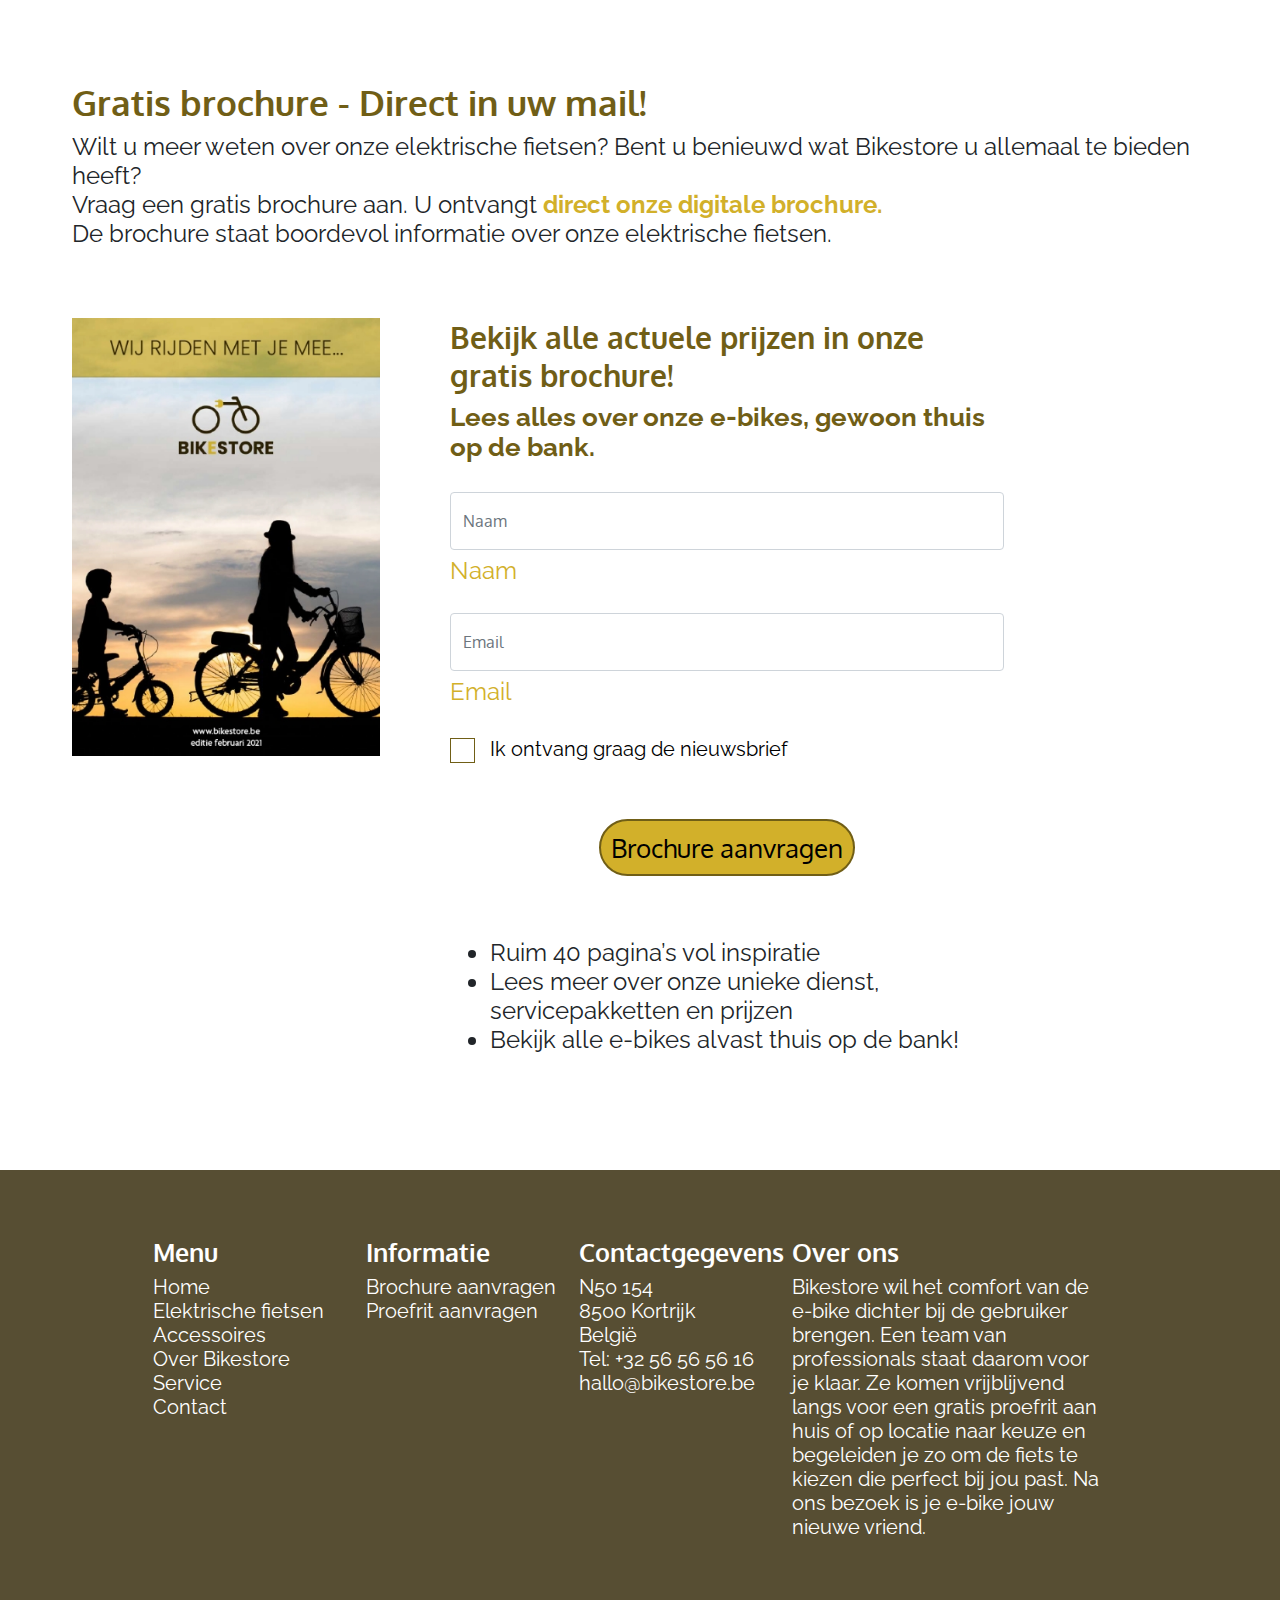
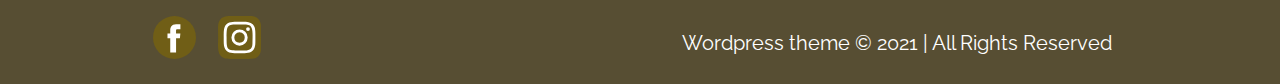
<file: brochureAanvragen.html>
<!DOCTYPE html>
<html lang="en">

<head>
    <title>Brochure aanvragen</title>
    <!-- Required meta tags -->
    <meta charset="utf-8" />
    <meta name="viewport" content="width=device-width, initial-scale=1, shrink-to-fit=no" />
    <!-- Bootstrap CSS -->
    <link rel="stylesheet" href="https://stackpath.bootstrapcdn.com/bootstrap/4.3.1/css/bootstrap.min.css"
        integrity="sha384-ggOyR0iXCbMQv3Xipma34MD+dH/1fQ784/j6cY/iJTQUOhcWr7x9JvoRxT2MZw1T" crossorigin="anonymous" />
    <!-- CSS only -->
    <link href="https://cdn.jsdelivr.net/npm/bootstrap@5.0.0-beta2/dist/css/bootstrap.min.css" rel="stylesheet"
        integrity="sha384-BmbxuPwQa2lc/FVzBcNJ7UAyJxM6wuqIj61tLrc4wSX0szH/Ev+nYRRuWlolflfl" crossorigin="anonymous" />
    <link href="scss/screen.css" rel="stylesheet" type="text/css" />
</head>

<body>
    <main>
        <div class="container">
            <div class="c-folder">
                <div class="c-folder__info row justify-content-left ">
                    <h1 class="c-folder__info-title col-lg-12 col-md-12 col-sm-12 col-xs-12 ">Gratis brochure - Direct
                        in uw
                        mail!</h1>
                    <p class="c-folder__info-text col-lg-12 col-md-12 col-sm-12">
                        Wilt u meer weten over onze elektrische fietsen? Bent u benieuwd wat Bikestore u allemaal te
                        bieden
                        heeft?
                        </br>
                        Vraag een gratis brochure aan. U ontvangt
                        <strong class="c-folder__info-text-strong">direct onze digitale brochure.</strong>
                        </br>
                        De brochure staat boordevol informatie over onze elektrische fietsen.
                    </p>
                </div>
                <div class="c-folder__aanvraag row justify-content-left">
                    <div class="c-folder__aanvraag-foto col-xl-4 col-lg-12 col-md-12 col-sm-12">
                        <img class="c-folder__aanvraag-foto-brochure" src="img/image-brochure.jpg" alt="foto brochure">
                    </div>
                    <div class="c-folder__aanvraag-formulier col-xl-6 col-lg-12 col-md-12 col-sm-12">
                        <h2 class="c-folder__aanvraag-formulier-title">Bekijk alle actuele prijzen in onze gratis
                            brochure!</h2>
                        <h3 class="c-folder__aanvraag-formulier-subtitle">Lees alles over onze e-bikes, gewoon thuis op
                            de bank.</h3>
                        <form class="c-folder__aanvraag-form" action="">

                            <div class="form-floating mb-3">
                                <input type="text" class="form-control box" placeholder="Naam" />
                                <label for="floatingInput">Naam</label>
                            </div>

                            <div class="form-floating mb-3">
                                <input type="email" class="form-control box" placeholder="Email" />
                                <label for="floatingInput">Email</label>
                            </div>
                            <label class="c-filter-container">Ik ontvang graag de nieuwsbrief
                                <input type="checkbox" id="brinckers" name="brinckers" value="brinckers">
                                <span class="c-filter-container__checkmark"></span>
                            </label>
                            <div class="text-center">
                                <a class="c-folder__aanvraag-form-link" href="#">
                                    <button class="o-button c-folder__aanvraag-form-button">
                                        Brochure aanvragen
                                    </button>
                            </div>
                        </form>

                        </a>
                        <ul class="c-folder__aanvraag-info">
                            <li class="c-folder__aanvraag-info-item">Ruim 40 pagina’s vol inspiratie </li>
                            <li class="c-folder__aanvraag-info-item">Lees meer over onze unieke dienst, servicepakketten
                                en prijzen
                            </li>
                            <li class="c-folder__aanvraag-info-item">Bekijk alle e-bikes alvast thuis op de bank!
                            </li>
                        </ul>
                    </div>
                </div>
            </div>
        </div>
    </main>

    <footer class="c-footer">
        <div class="c-footer__row1 row justify-content-center">
            <div class="c-footer__menu col-2 col-xl-2 col-lg-5 col-md-5 col-sm-10">
                <h1 class="c-footer__title">Menu</h1>
                <ul class="c-footer__menu-list">
                    <li class="c-footer__menu-item">Home</li>
                    <li class="c-footer__menu-item">Elektrische fietsen</li>
                    <li class="c-footer__menu-item">Accessoires</li>
                    <li class="c-footer__menu-item">Over Bikestore</li>
                    <li class="c-footer__menu-item">Service</li>
                    <li class="c-footer__menu-item">Contact</li>
                </ul>
            </div>

            <div class="c-footer__informatie col-2 col-xl-2 col-lg-5 col-md-5 col-sm-10 ">
                <h1 class="c-footer__title">Informatie</h1>
                <div class="c-footer__informatie-links">
                    <a class="c-footer__informatie-link" href=""> Brochure aanvragen</a>
                    <a class="c-footer__informatie-link" href=""> Proefrit aanvragen</a>
                </div>
            </div>
            <div class="c-footer__contact col-2 col-xl-2 col-lg-5 col-md-5 col-sm-10 ">
                <h1 class="c-footer__title">Contactgegevens</h1>
                <div class="c-footer__contact-adres">
                    <p>N50 154</p>
                    <p>8500 Kortrijk</p>
                    <p>België</p>
                </div>
                <div class="c-footer__contact-gegevens">
                    <p>Tel: +32 56 56 56 16</p>
                    <p>hallo@bikestore.be</p>
                </div>
            </div>

            <div class="c-footer__overons col-3 col-xl-3 col-lg-5 col-md-5 col-sm-10">
                <h1 class="c-footer__title">Over ons</h1>
                <p>
                    Bikestore wil het comfort van de e-bike dichter bij de gebruiker
                    brengen. Een team van professionals staat daarom voor je klaar. Ze
                    komen vrijblijvend langs voor een gratis proefrit aan huis of op
                    locatie naar keuze en begeleiden je zo om de fiets te kiezen die
                    perfect bij jou past. Na ons bezoek is je e-bike jouw nieuwe
                    vriend.
                </p>
            </div>
        </div>
        <div class="c-footer__row2 row justify-content-center">
            <div class="c-footer__icon col-xl-3 col-lg-4 col-md-4 col-sm-10 ">
                <img class="c-footer__icon-facebook" src="icons/facebook_design.svg" alt="Facebook" />
                <img class="c-footer__icon-instagram" src="icons/instagram_design.svg" alt="Instagram" />
            </div>
            <div class="c-footer__copyright col-lg-6 col-md-6 col-sm-10">
                <p class="c-footer__copyright-text">
                    Wordpress theme &copy; 2021 | All Rights Reserved
                </p>
            </div>
        </div>
    </footer>

    <!-- Optional JavaScript -->
    <!-- jQuery first, then Popper.js, then Bootstrap JS -->
    <script src="https://code.jquery.com/jquery-3.3.1.slim.min.js"
        integrity="sha384-q8i/X+965DzO0rT7abK41JStQIAqVgRVzpbzo5smXKp4YfRvH+8abtTE1Pi6jizo"
        crossorigin="anonymous"></script>
    <script src="https://cdnjs.cloudflare.com/ajax/libs/popper.js/1.14.7/umd/popper.min.js"
        integrity="sha384-UO2eT0CpHqdSJQ6hJty5KVphtPhzWj9WO1clHTMGa3JDZwrnQq4sF86dIHNDz0W1"
        crossorigin="anonymous"></script>
    <script src="https://stackpath.bootstrapcdn.com/bootstrap/4.3.1/js/bootstrap.min.js"
        integrity="sha384-JjSmVgyd0p3pXB1rRibZUAYoIIy6OrQ6VrjIEaFf/nJGzIxFDsf4x0xIM+B07jRM"
        crossorigin="anonymous"></script>
</body>

</html>
</file>
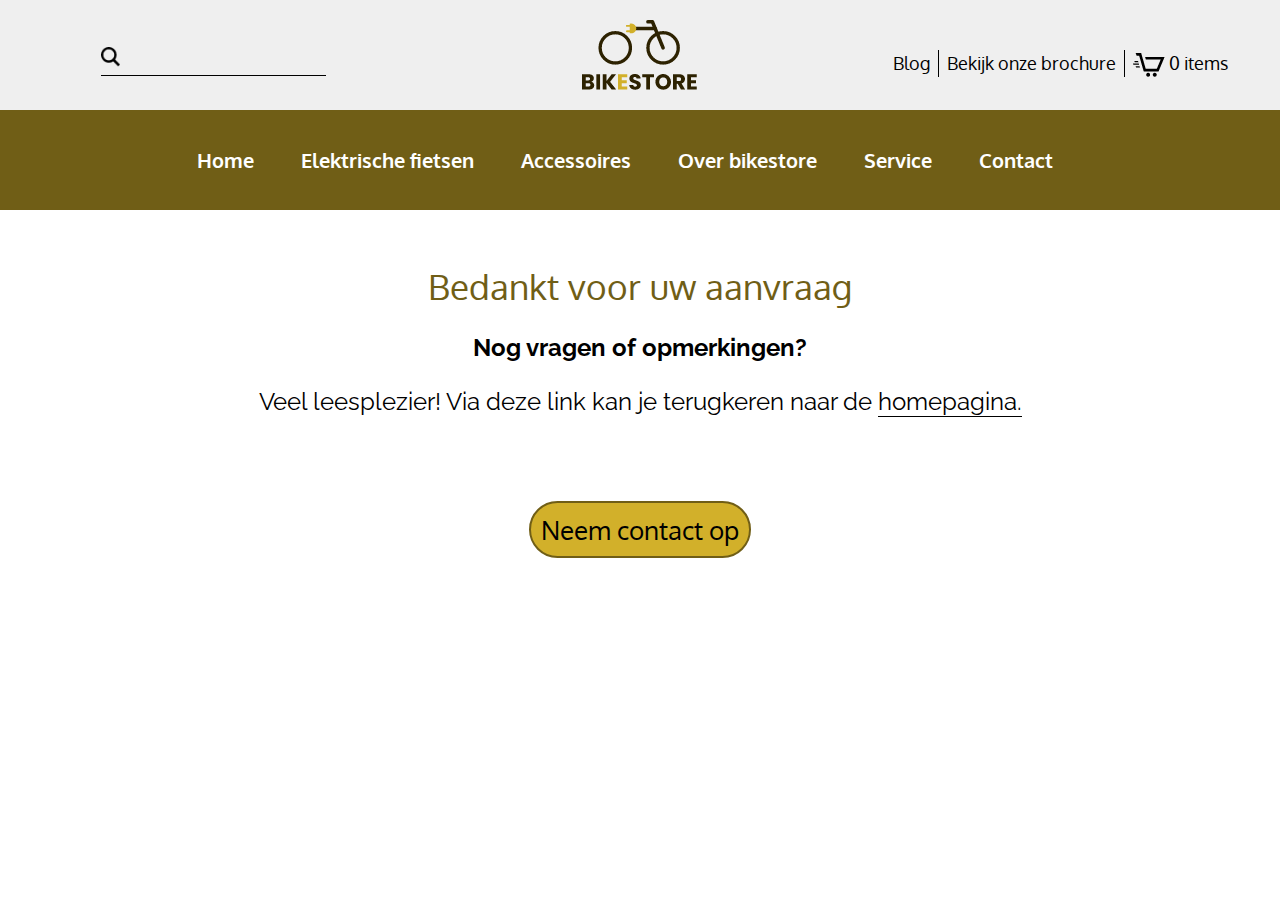
<file: brochureBedankt.html>
<!doctype html>
<html lang="en">
  <head>
    <title>Bedankt</title>
    <!-- Required meta tags -->
    <meta charset="utf-8">
    <meta name="viewport" content="width=device-width, initial-scale=1, shrink-to-fit=no">

    <!-- Bootstrap CSS -->
    <link
    rel="stylesheet"
    href="https://stackpath.bootstrapcdn.com/bootstrap/4.3.1/css/bootstrap.min.css"
    integrity="sha384-ggOyR0iXCbMQv3Xipma34MD+dH/1fQ784/j6cY/iJTQUOhcWr7x9JvoRxT2MZw1T"
    crossorigin="anonymous"
    />
    <!-- CSS only -->
    <link
    href="https://cdn.jsdelivr.net/npm/bootstrap@5.0.0-beta2/dist/css/bootstrap.min.css"
    rel="stylesheet"
    integrity="sha384-BmbxuPwQa2lc/FVzBcNJ7UAyJxM6wuqIj61tLrc4wSX0szH/Ev+nYRRuWlolflfl"
    crossorigin="anonymous"
    />

    <link rel="stylesheet" href="scss/screen.css">

  </head>
  <body>

    <header>

        <div class="container-fluid">
          <div class="row top-nav">
              <div class="c-zoek col-xl-4 col-lg-4 col-md-6 order-xl-1 order-lg-1 order-md-2 order-sm-3 order-3">
                  <div class="c-zoek__balk">
                      <div class="c-topnav">
                          <div class="search-container">
                              <form action="#">
                                <input class="c-topnav__input" type="text"  name="search">
                                <button class="c-topnav__button" type="submit"><img src="img-icons/zoek-icon.png"></img></button>
                              </form>
                            </div>
                      </div>
                  </div>
              </div>
  
              <div class="c-logo col-xl-4 col-lg-3 col-md-12 order-xl-2 order-lg-2 order-md-1 order-sm-1 order-1">
                  <div>
                     <a href="#"><img src="./img-icons/logo.png" alt=""></a>
                  </div>
              </div>
  
              <div class="c-toplist col-xl-4 col-lg-5 col-md-6 order-xl-3 order-lg-3 order-md-3 order-sm-2 order-2">
                <ul class="c-topnavigation">
                  <li class="c-topnavigation__line"><a href="#">Blog</a></li>
                  <li class="c-topnavigation__line"><a href="#">Bekijk onze brochure</a></li>
                  <li><a href="#"><img src="./icons/winkelmand-icoon.png" alt="winkelmandje">&nbsp;0 items</a></li>
                </ul>
              </div>
  
          </div>
        </div>
  
        <nav class="navbar navbar-expand-lg navbar-light bg-light">
          <button class="navbar-toggler" type="button" data-toggle="collapse" data-target="#navbarNav" aria-controls="navbarNav" aria-expanded="false" aria-label="Toggle navigation">
            <span class="navbar-toggler-icon"></span>
          </button>
          <div class="collapse navbar-collapse" id="navbarNav">
            <ul class="navbar-nav">
              <li class="nav-item">
                <a class="nav-link active" aria-current="page" href="index.html">Home</a>
              </li>
              <li class="nav-item">
                <a class="nav-link" href="#">Elektrische fietsen</a>
              </li>
              <li class="nav-item">
                <a class="nav-link" href="#">Accessoires</a>
              </li>
              <li class="nav-item">
                <a class="nav-link" href="#">Over bikestore</a>
              </li>
              <li class="nav-item">
                <a class="nav-link" href="#">Service</a>
              </li>
              <li class="nav-item">
                <a class="nav-link" href="#">Contact</a>  
              </li>
            </ul>
          </div>
        </nav>
  
      </header>
  <section class="container-fluid c-bedankt">
    <h2 class="text-center">Bedankt voor uw aanvraag</h2>
    <p class="text-center c-bedankt__p">Nog vragen of opmerkingen?</p>
    <p class="text-center c-bedankt__p--margin">Veel leesplezier! Via deze link kan je terugkeren naar de <a href="index.html">homepagina.</a></p>
    <div class="text-center">
      <a class="c-folder__aanvraag-form-link" href="#">
        <button class="o-button c-folder__aanvraag-form-button">
            Neem contact op
        </button>
    </a>
    </div>
  </section>
     <!-- Optional JavaScript -->
    <!-- jQuery first, then Popper.js, then Bootstrap JS -->
    <script
    src="https://code.jquery.com/jquery-3.3.1.slim.min.js"
    integrity="sha384-q8i/X+965DzO0rT7abK41JStQIAqVgRVzpbzo5smXKp4YfRvH+8abtTE1Pi6jizo"
    crossorigin="anonymous"
  ></script>
  <script
    src="https://cdnjs.cloudflare.com/ajax/libs/popper.js/1.14.7/umd/popper.min.js"
    integrity="sha384-UO2eT0CpHqdSJQ6hJty5KVphtPhzWj9WO1clHTMGa3JDZwrnQq4sF86dIHNDz0W1"
    crossorigin="anonymous"
  ></script>
  <script
    src="https://stackpath.bootstrapcdn.com/bootstrap/4.3.1/js/bootstrap.min.js"
    integrity="sha384-JjSmVgyd0p3pXB1rRibZUAYoIIy6OrQ6VrjIEaFf/nJGzIxFDsf4x0xIM+B07jRM"
    crossorigin="anonymous"
  ></script>
  <!-- JavaScript Bundle with Popper -->
  <script
    src="https://cdn.jsdelivr.net/npm/bootstrap@5.0.0-beta2/dist/js/bootstrap.bundle.min.js"
    integrity="sha384-b5kHyXgcpbZJO/tY9Ul7kGkf1S0CWuKcCD38l8YkeH8z8QjE0GmW1gYU5S9FOnJ0"
    crossorigin="anonymous"
  ></script>
  </body>
</html>
</file>
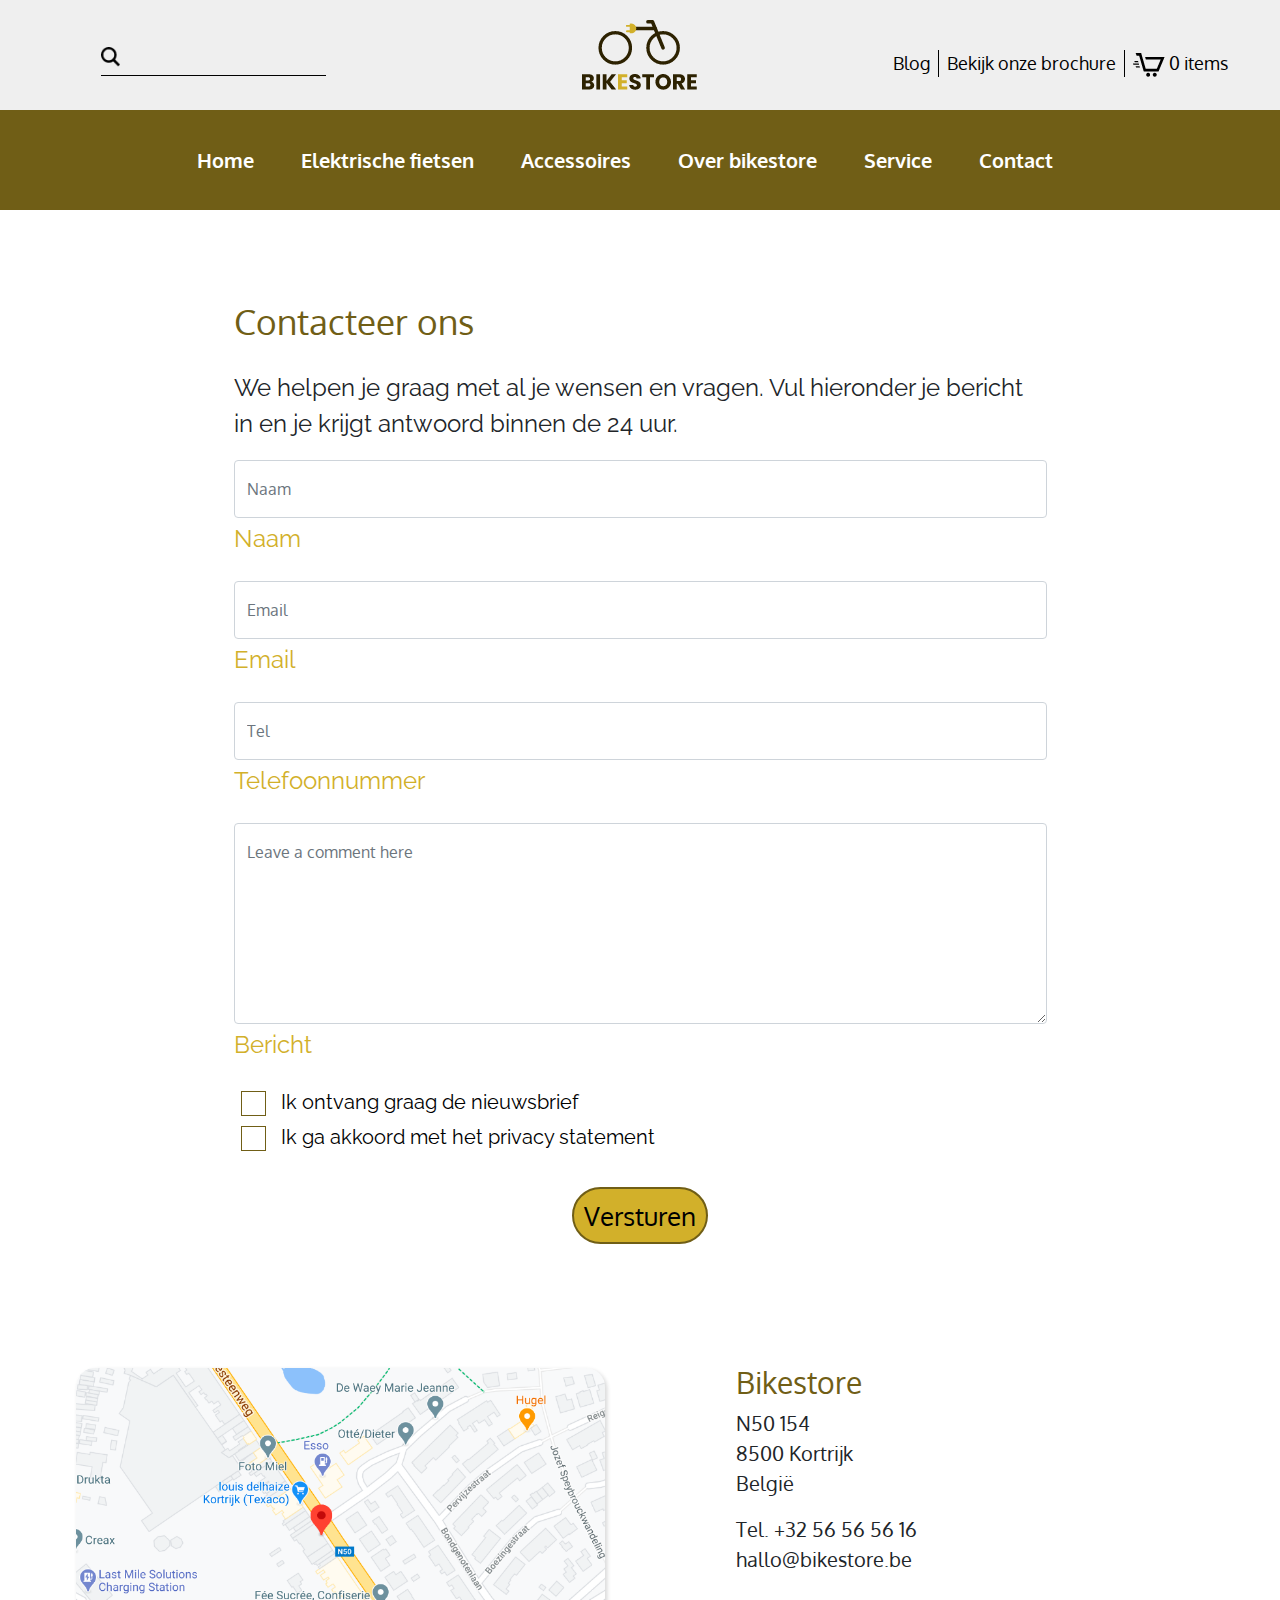
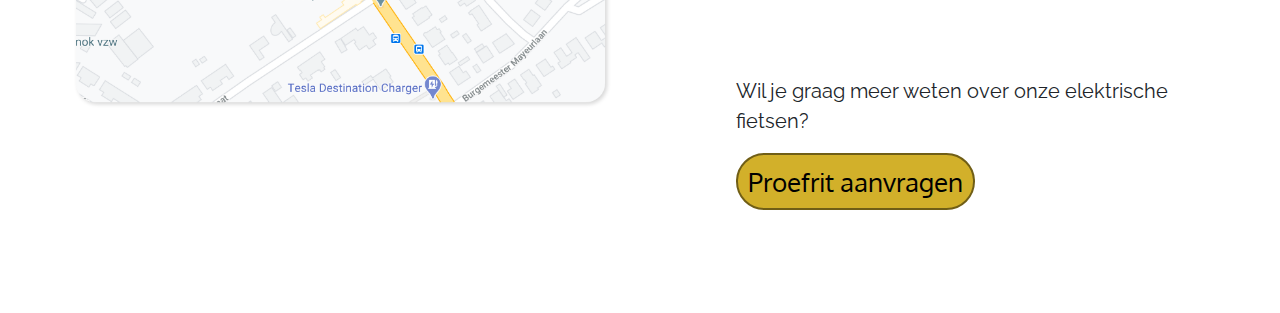
<file: contact.html>
<!doctype html>
<html lang="en">

<head>
  <title>Contact</title>
  <!-- Required meta tags -->
  <meta charset="utf-8">
  <meta name="viewport" content="width=device-width, initial-scale=1, shrink-to-fit=no">

  <!-- Bootstrap CSS -->
  <link rel="stylesheet" href="https://stackpath.bootstrapcdn.com/bootstrap/4.3.1/css/bootstrap.min.css"
    integrity="sha384-ggOyR0iXCbMQv3Xipma34MD+dH/1fQ784/j6cY/iJTQUOhcWr7x9JvoRxT2MZw1T" crossorigin="anonymous" />
  <!-- CSS only -->
  <link href="https://cdn.jsdelivr.net/npm/bootstrap@5.0.0-beta2/dist/css/bootstrap.min.css" rel="stylesheet"
    integrity="sha384-BmbxuPwQa2lc/FVzBcNJ7UAyJxM6wuqIj61tLrc4wSX0szH/Ev+nYRRuWlolflfl" crossorigin="anonymous" />

  <link href="scss/screen.css" rel="stylesheet" type="text/css" />


</head>

<body>

  <header>

    <div class="container-fluid">
      <div class="row top-nav">
        <div class="c-zoek col-xl-4 col-lg-4 col-md-6 order-xl-1 order-lg-1 order-md-2 order-sm-3 order-3">
          <div class="c-zoek__balk">
            <div class="c-topnav">
              <div class="search-container">
                <form action="#">
                  <input class="c-topnav__input" type="text" name="search">
                  <button class="c-topnav__button" type="submit"><img src="img-icons/zoek-icon.png"></img></button>
                </form>
              </div>
            </div>
          </div>
        </div>

        <div class="c-logo col-xl-4 col-lg-3 col-md-12 order-xl-2 order-lg-2 order-md-1 order-sm-1 order-1">
          <div>
            <a href="#"><img src="./img-icons/logo.png" alt=""></a>
          </div>
        </div>

        <div class="c-toplist col-xl-4 col-lg-5 col-md-6 order-xl-3 order-lg-3 order-md-3 order-sm-2 order-2">
          <ul class="c-topnavigation">
            <li class="c-topnavigation__line"><a href="#">Blog</a></li>
            <li class="c-topnavigation__line"><a href="#">Bekijk onze brochure</a></li>
            <li><a href="#"><img src="./icons/winkelmand-icoon.png" alt="winkelmandje">&nbsp;0 items</a></li>
          </ul>
        </div>

      </div>
    </div>

    <nav class="navbar navbar-expand-lg navbar-light bg-light">
      <button class="navbar-toggler" type="button" data-toggle="collapse" data-target="#navbarNav"
        aria-controls="navbarNav" aria-expanded="false" aria-label="Toggle navigation">
        <span class="navbar-toggler-icon"></span>
      </button>
      <div class="collapse navbar-collapse" id="navbarNav">
        <ul class="navbar-nav">
          <li class="nav-item">
            <a class="nav-link active" aria-current="page" href="#">Home</a>
          </li>
          <li class="nav-item">
            <a class="nav-link" href="#">Elektrische fietsen</a>
          </li>
          <li class="nav-item">
            <a class="nav-link" href="#">Accessoires</a>
          </li>
          <li class="nav-item">
            <a class="nav-link" href="#">Over bikestore</a>
          </li>
          <li class="nav-item">
            <a class="nav-link" href="#">Service</a>
          </li>
          <li class="nav-item">
            <a class="nav-link" href="#">Contact</a>
          </li>
        </ul>
      </div>
    </nav>

  </header>
  <main>
  <div class="c-contact container">
    <div class="c-contactform">
      <div class="c-formcontact">
        <h1 class="c-form__h1--contactpagina">Contacteer ons</h1>
        <p class="c-contactform__text">We helpen je graag met al je wensen en vragen. Vul hieronder je bericht in en je
          krijgt antwoord binnen de 24 uur.</p>
        <form action="">
          <div class="form-floating mb-3">
            <input type="text" class="form-control box" placeholder="Naam" />
            <label class="c-floatingcontact" for="floatingInput">Naam</label>
          </div>
          <div class="form-floating mb-3">
            <input type="email" class="form-control box" placeholder="Email" />
            <label class="c-floatingcontact" for="floatingInput">Email</label>
          </div>
          <div class="form-floating mb-3">
            <input type="tel" class="form-control box" placeholder="Tel" pattern="((^[+\s0-9]{2,6}[\s\./0-9]*$))" />
            <label class="c-floatingcontact" for="floatingInput">Telefoonnummer</label>
          </div>
          <div class="form-floating mb-3">
            <textarea class="form-control c-contactform__textarea box" placeholder="Leave a comment here"
              id="floatingTextarea2"></textarea>
            <label class="c-floatingcontact" for="floatingTextarea2">Bericht</label>
          </div>
          <div class="col-12">
            <label class="c-filter-container">Ik ontvang graag de nieuwsbrief
              <input type="checkbox" id="nieuwsbrief" name="nieuwsbrief" value="nieuwsbrief">
              <span class="c-filter-container__checkmark"></span>
            </label>
            <label class="c-filter-container">Ik ga akkoord met het privacy statement
              <input type="checkbox" id="privacy" name="privacy" value="privacy">
              <span class="c-filter-container__checkmark"></span>
            </label>
          </div>
          <div class="text-center">
            <a class="c-contacform-link" href="#">
              <button class="o-button c-contactform__button">
                Versturen
              </button>
          </div>
          </a>
        </form>
      </div>
    </div>
    <div class="row">
      <div class="c-googlemap col-xl-7 col-lg-7 col-md-12 col-sm-12">
        <img class="c-googlemap__map" src="./img/googlmap.png" alt="google map">
      </div>
      <div class="c-contactinfo col-xl-5 col-lg-5 col-md-12 col-sm-12">
        <h2 class="c-titel__2">Bikestore</h2>
        <ul class="c-listcontact">
          <li>N50 154</li>
          <li>8500 Kortrijk</li>
          <li>België</li>
        </ul>
        <ul class="c-listcontact">
          <li>Tel. +32 56 56 56 16</li>
          <li>hallo@bikestore.be</li>
        </ul>

        <div class="c-contactinfo__plaats">
          <p class="c-listcontact__text">Wil je graag meer weten over onze elektrische fietsen? </p>
          <a class="c-contactinfo__link" href="#">
            <button class="o-button c-contactinfo__-button">
              Proefrit aanvragen
            </button>
          </a>
        </div>
      </div>
    </div>
  </div>
</main>
  <!-- Optional JavaScript -->
  <!-- jQuery first, then Popper.js, then Bootstrap JS -->
  <script src="https://code.jquery.com/jquery-3.3.1.slim.min.js"
    integrity="sha384-q8i/X+965DzO0rT7abK41JStQIAqVgRVzpbzo5smXKp4YfRvH+8abtTE1Pi6jizo"
    crossorigin="anonymous"></script>
  <script src="https://cdnjs.cloudflare.com/ajax/libs/popper.js/1.14.7/umd/popper.min.js"
    integrity="sha384-UO2eT0CpHqdSJQ6hJty5KVphtPhzWj9WO1clHTMGa3JDZwrnQq4sF86dIHNDz0W1"
    crossorigin="anonymous"></script>
  <script src="https://stackpath.bootstrapcdn.com/bootstrap/4.3.1/js/bootstrap.min.js"
    integrity="sha384-JjSmVgyd0p3pXB1rRibZUAYoIIy6OrQ6VrjIEaFf/nJGzIxFDsf4x0xIM+B07jRM"
    crossorigin="anonymous"></script>
  <!-- JavaScript Bundle with Popper -->
  <script src="https://cdn.jsdelivr.net/npm/bootstrap@5.0.0-beta2/dist/js/bootstrap.bundle.min.js"
    integrity="sha384-b5kHyXgcpbZJO/tY9Ul7kGkf1S0CWuKcCD38l8YkeH8z8QjE0GmW1gYU5S9FOnJ0"
    crossorigin="anonymous"></script>
</body>

</html>
</file>
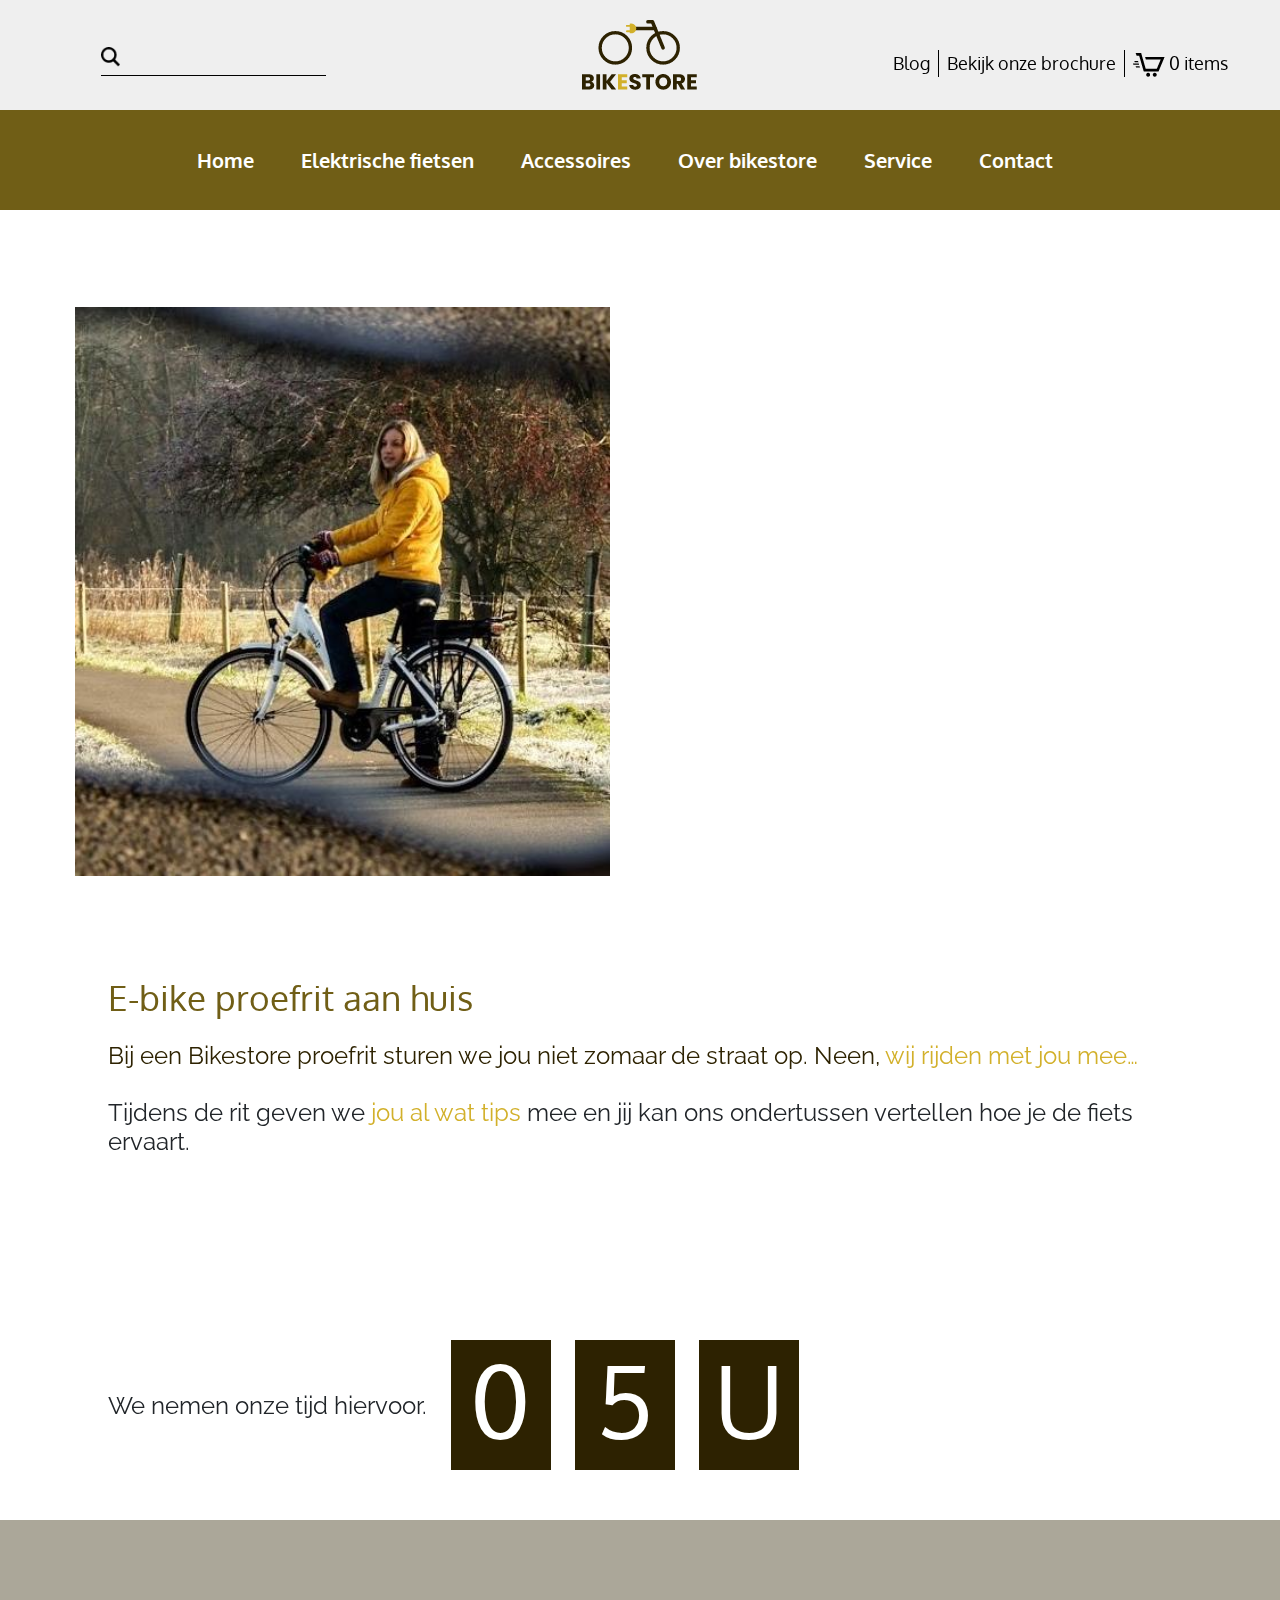
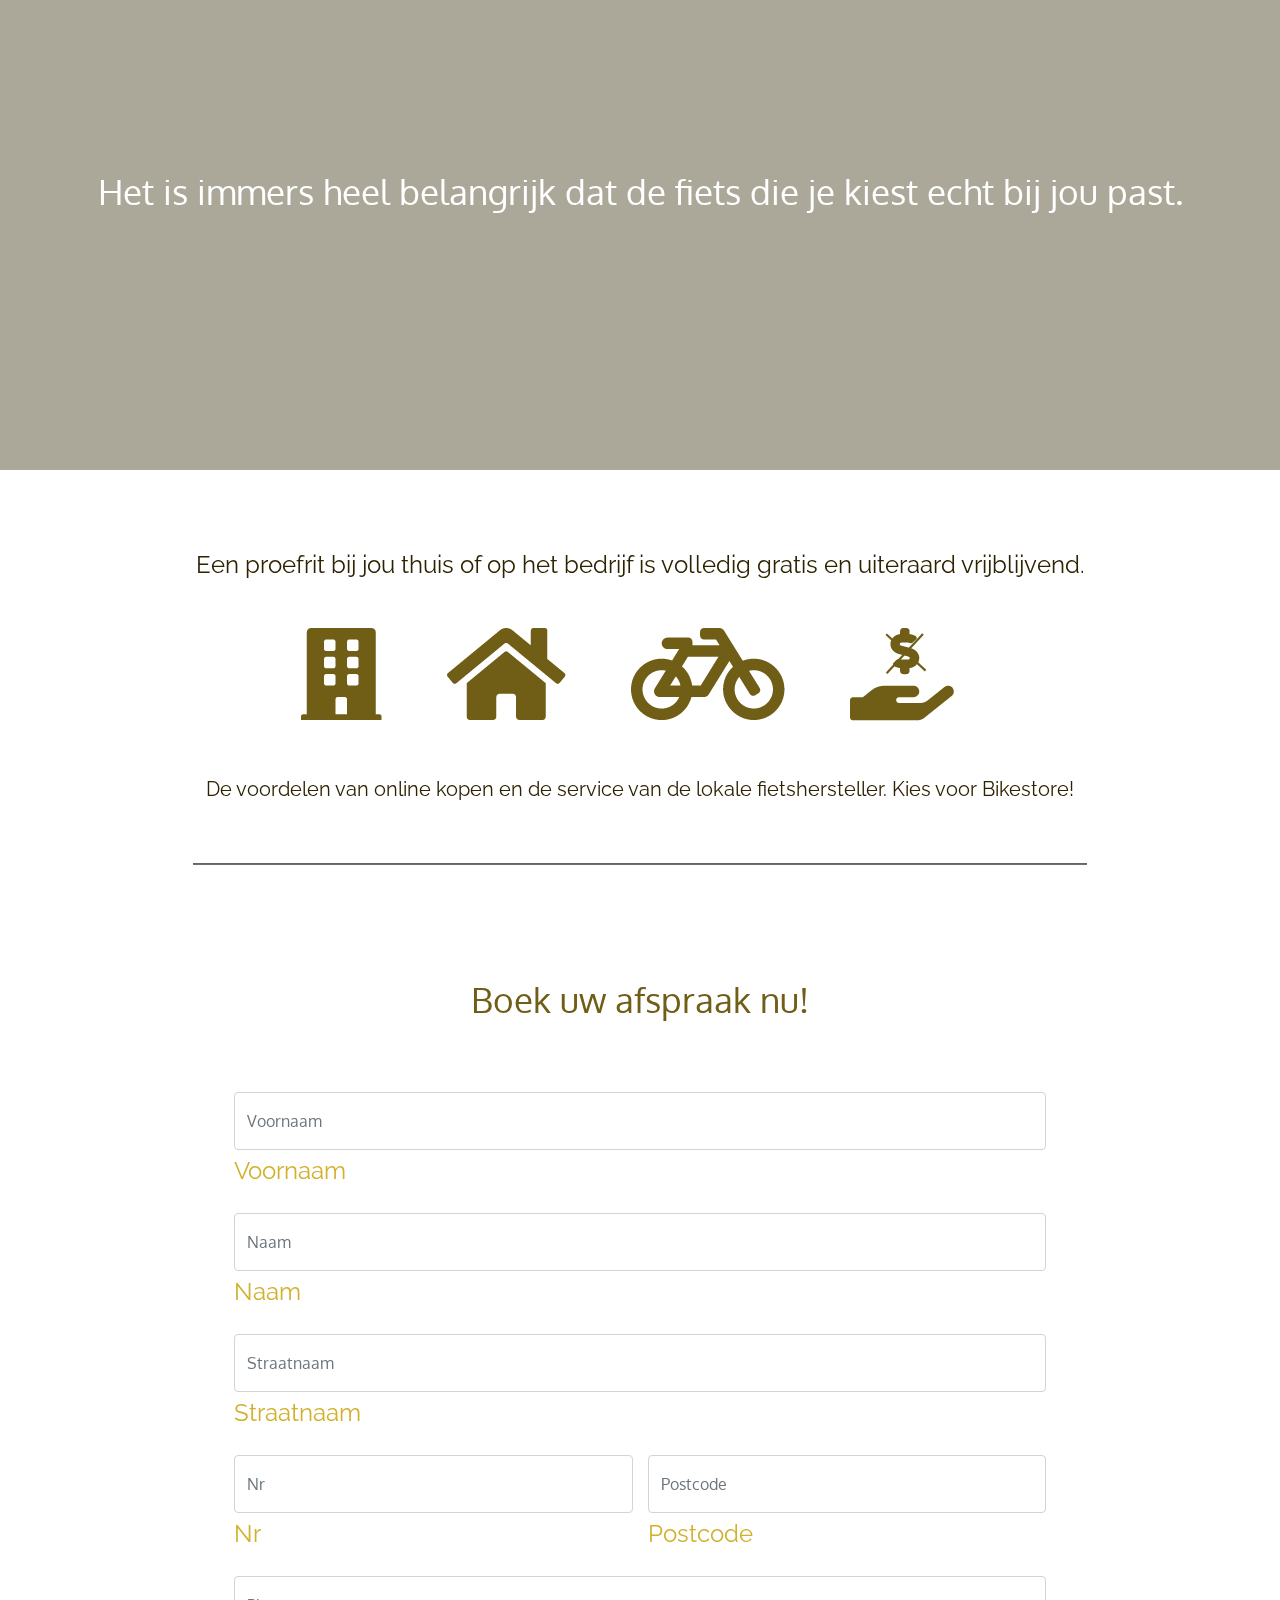
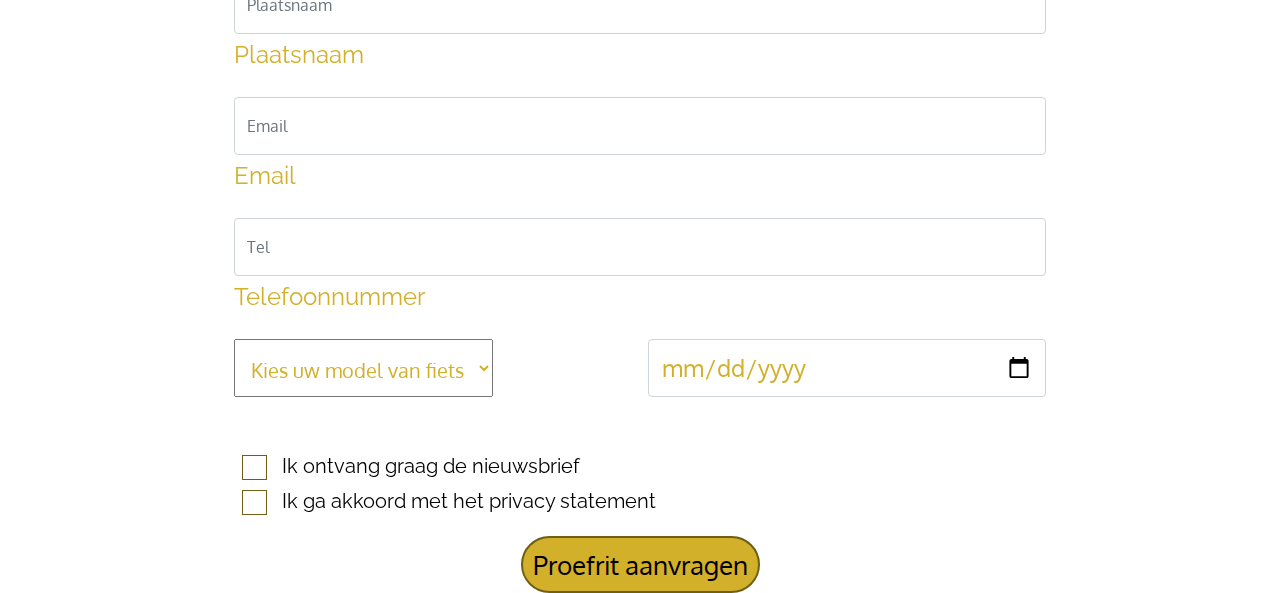
<file: fiets-aanvraag.html>
<!doctype html>
<html lang="en">

<head>
  <title>Proefrit Aanvraag</title>
  <!-- Required meta tags -->
  <meta charset="utf-8">
  <meta name="viewport" content="width=device-width, initial-scale=1, shrink-to-fit=no">

  <!-- Bootstrap CSS -->
  <!-- Bootstrap CSS -->
  <link rel="stylesheet" href="https://stackpath.bootstrapcdn.com/bootstrap/4.3.1/css/bootstrap.min.css"
    integrity="sha384-ggOyR0iXCbMQv3Xipma34MD+dH/1fQ784/j6cY/iJTQUOhcWr7x9JvoRxT2MZw1T" crossorigin="anonymous" />
  <!-- CSS only -->
  <link href="https://cdn.jsdelivr.net/npm/bootstrap@5.0.0-beta2/dist/css/bootstrap.min.css" rel="stylesheet"
    integrity="sha384-BmbxuPwQa2lc/FVzBcNJ7UAyJxM6wuqIj61tLrc4wSX0szH/Ev+nYRRuWlolflfl" crossorigin="anonymous" />
  <link href="scss/screen.css" rel="stylesheet" type="text/css" />
</head>

<body>

  <section>
    <div class="c-banner__fiets">
    </div>
  </section>

  <header>

    <div class="container-fluid">
      <div class="row top-nav">
        <div class="c-zoek col-xl-4 col-lg-4 col-md-6 order-xl-1 order-lg-1 order-md-2 order-sm-3 order-3">
          <div class="c-zoek__balk">
            <div class="c-topnav">
              <div class="search-container">
                <form action="#">
                  <input class="c-topnav__input" type="text" name="search">
                  <button class="c-topnav__button" type="submit"><img src="img-icons/zoek-icon.png"></img></button>
                </form>
              </div>
            </div>
          </div>
        </div>

        <div class="c-logo col-xl-4 col-lg-3 col-md-12 order-xl-2 order-lg-2 order-md-1 order-sm-1 order-1">
          <div>
            <a href="#"><img src="./img-icons/logo.png" alt=""></a>
          </div>
        </div>

        <div class="c-toplist col-xl-4 col-lg-5 col-md-6 order-xl-3 order-lg-3 order-md-3 order-sm-2 order-2">
          <ul class="c-topnavigation">
            <li class="c-topnavigation__line"><a href="#">Blog</a></li>
            <li class="c-topnavigation__line"><a href="#">Bekijk onze brochure</a></li>
            <li><a href="#"><img src="./icons/winkelmand-icoon.png" alt="winkelmandje">&nbsp;0 items</a></li>
          </ul>
        </div>

      </div>
    </div>

    <nav class="navbar navbar-expand-lg navbar-light bg-light">
      <button class="navbar-toggler" type="button" data-toggle="collapse" data-target="#navbarNav"
        aria-controls="navbarNav" aria-expanded="false" aria-label="Toggle navigation">
        <span class="navbar-toggler-icon"></span>
      </button>
      <div class="collapse navbar-collapse" id="navbarNav">
        <ul class="navbar-nav">
          <li class="nav-item">
            <a class="nav-link active" aria-current="page" href="#">Home</a>
          </li>
          <li class="nav-item">
            <a class="nav-link" href="#">Elektrische fietsen</a>
          </li>
          <li class="nav-item">
            <a class="nav-link" href="#">Accessoires</a>
          </li>
          <li class="nav-item">
            <a class="nav-link" href="#">Over bikestore</a>
          </li>
          <li class="nav-item">
            <a class="nav-link" href="#">Service</a>
          </li>
          <li class="nav-item">
            <a class="nav-link" href="#">Contact</a>
          </li>
        </ul>
      </div>
    </nav>

  </header>

  <main class="c-container">
    <section class="c-intro">
      <div class="container">
        <div class="row">
          <div class="c-intro__foto col-xxl-5 col-xl-12 col-lg-12">
            <img class="c-intro__foto--g" src="fotos/testrit met advies_0.jpg" alt="bikster">
          </div>
          <div class="c-blokpadding  col-xxl-7  col-lg-12">
            <div class="c-more__blok1 ">
              <h2 class="c-intro__h">E-bike proefrit aan huis</h2>
              <p class="c-intro__text">Bij een Bikestore proefrit sturen we jou niet zomaar de straat op.
                Neen, <span class="c-intro__text--color">wij rijden met jou mee…</span></p>
              <p class="c-intro__text--extra">Tijdens de rit geven we <span class="c-intro__text--color">jou al wat
                  tips</span> mee en jij kan ons
                ondertussen vertellen hoe je de fiets ervaart.</p>
            </div>

            <div class="c-more__blok2">
              <p class="c-intro__text--tijd">We nemen onze tijd hiervoor.</p>

              <div class="c-uur">
                <div>
                  <h5 class="js-firstnumber"></h5>
                </div>
                <div>
                  <h5 class="js-secondnumber"></h5>
                </div>
                <div>
                  <h5>U</h5>
                </div>
              </div>
            </div>
          </div>
          <div>
          </div>
        </div>
      </div>
    </section>

    <section class="c-textover">
      <h2 class="c-tussentitel">Het is immers heel belangrijk dat de fiets die je kiest echt bij jou past.</h2>
    </section>

    <section class="c-more">
      <div class="container c-container__padding">

        <div class="c-textcenter">
          <div class="row">
            <p class="col-12 c-intro__text c-intro__text--responsief">Een proefrit bij jou thuis of op het bedrijf is
              volledig gratis en uiteraard vrijblijvend.</p>

            <div class="col-12 c-icons">

              <ul class="c-icon">
                <li><img src="img-icons/building-solid-color.png" alt="bedrijf"></li>
                <li><img src="img-icons/home-solid-color.png" alt="thuis"></li>
                <li><img src="img-icons/bicycle-solid.png" alt="fiets"></li>
                <li><img src="img-icons/hand-holding-usd-solid.png" alt="geen geld"></li>
              </ul>

            </div>

            <p class="col-12 c-intro__text c-intro__text--small c-intro__text--responsief2">De voordelen van online
              kopen en de service van de lokale fietshersteller. Kies voor Bikestore!</p>
          </div>
        </div>

        <hr class="c-line">


        <section>
          <div class="c-form">
            <h1 class="c-form__h1 text-center c-margin">Boek uw afspraak nu!</h1>
            <form action="">
              <div class="form-floating mb-3">
                <input type="text" class="form-control" id="floatingInput" placeholder="Voornaam" />
                <label for="floatingInput">Voornaam</label>
              </div>
              <div class="form-floating mb-3">
                <input type="text" class="form-control" id="" placeholder="Naam" />
                <label for="floatingInput">Naam</label>
              </div>
              <div class="form-floating mb-3">
                <input type="text" class="form-control" id="" placeholder="Straatnaam" />
                <label for="floatingInput">Straatnaam</label>
              </div>
              <div class="row g-2">
                <div class="col-md">
                  <div class="form-floating mb-3">
                    <input type="number" class="form-control" id="floatingInputGrid" placeholder="Nr" />
                    <label for="floatingInputGrid">Nr</label>
                  </div>
                </div>
                <div class="col-md">
                  <div class="form-floating mb-3">
                    <input type="number" class="form-control" id="floatingInputGrid" placeholder="Postcode" />
                    <label for="floatingSelectGrid">Postcode</label>
                  </div>
                </div>
              </div>
              <div class="form-floating mb-3">
                <input type="text" class="form-control" id="floatingInput" placeholder="Plaatsnaam" />
                <label for="floatingInput">Plaatsnaam</label>
              </div>
              <div class="form-floating mb-3">
                <input type="email" class="form-control" id="" placeholder="Email" />
                <label for="floatingInput">Email</label>
              </div>
              <div class="form-floating mb-3">
                <input type="tel" class="form-control" id="" placeholder="Tel" pattern="((^[+\s0-9]{2,6}[\s\./0-
                9]*$))" />
                <label for="floatingInput">Telefoonnummer</label>
              </div>
              <div class="row g-2">
                <div class="col-md">
                  <div class="form-floating mb-3">
                    <select class="form-select" id="floatingSelectGrid" aria-label="Floating label select example">
                      <option selected>Kies uw model van fiets</option>
                      <option value="1">One</option>
                      <option value="2">Two</option>
                      <option value="3">Three</option>
                    </select>
                    <label for="floatingSelectGrid"></label>
                  </div>
                </div>
                <div class="col-md">
                  <div class="form-floating mb-3">
                    <input type="date" class="form-control" id="floatingInputGrid" placeholder="Datum"
                      value="10/02/2021" />
                    <label for="floatingInputGrid"></label>
                  </div>
                </div>
              </div>
                <div class="col-12">
                  <label class="c-filter-container">Ik ontvang graag de nieuwsbrief
                    <input type="checkbox" id="nieuwsbrief" name="nieuwsbrief" value="nieuwsbrief">
                    <span class="c-filter-container__checkmark"></span>
                  </label>
                  <label class="c-filter-container">Ik ga akkoord met het privacy statement
                    <input type="checkbox" id="pravicy" name="pravicy" value="pravicy">
                    <span class="c-filter-container__checkmark"></span>
                  </label>
              </div>
              <div class="col-12 c-button__form">
                <button class="btn btn-primary o-button" type="submit">
                  Proefrit aanvragen
                </button>
              </div>
            </form>
          </div>
      </div>
    </section>


  </main>
  <script src="script/fietsaanvraag-uur.js"></script>
  <!-- Optional JavaScript -->
  <!-- jQuery first, then Popper.js, then Bootstrap JS -->
  <script src="https://code.jquery.com/jquery-3.3.1.slim.min.js"
    integrity="sha384-q8i/X+965DzO0rT7abK41JStQIAqVgRVzpbzo5smXKp4YfRvH+8abtTE1Pi6jizo"
    crossorigin="anonymous"></script>
  <script src="https://cdnjs.cloudflare.com/ajax/libs/popper.js/1.14.7/umd/popper.min.js"
    integrity="sha384-UO2eT0CpHqdSJQ6hJty5KVphtPhzWj9WO1clHTMGa3JDZwrnQq4sF86dIHNDz0W1"
    crossorigin="anonymous"></script>
  <script src="https://stackpath.bootstrapcdn.com/bootstrap/4.3.1/js/bootstrap.min.js"
    integrity="sha384-JjSmVgyd0p3pXB1rRibZUAYoIIy6OrQ6VrjIEaFf/nJGzIxFDsf4x0xIM+B07jRM"
    crossorigin="anonymous"></script>
  <!-- JavaScript Bundle with Popper -->
  <script src="https://cdn.jsdelivr.net/npm/bootstrap@5.0.0-beta2/dist/js/bootstrap.bundle.min.js"
    integrity="sha384-b5kHyXgcpbZJO/tY9Ul7kGkf1S0CWuKcCD38l8YkeH8z8QjE0GmW1gYU5S9FOnJ0"
    crossorigin="anonymous"></script>
</body>

</html>
</file>
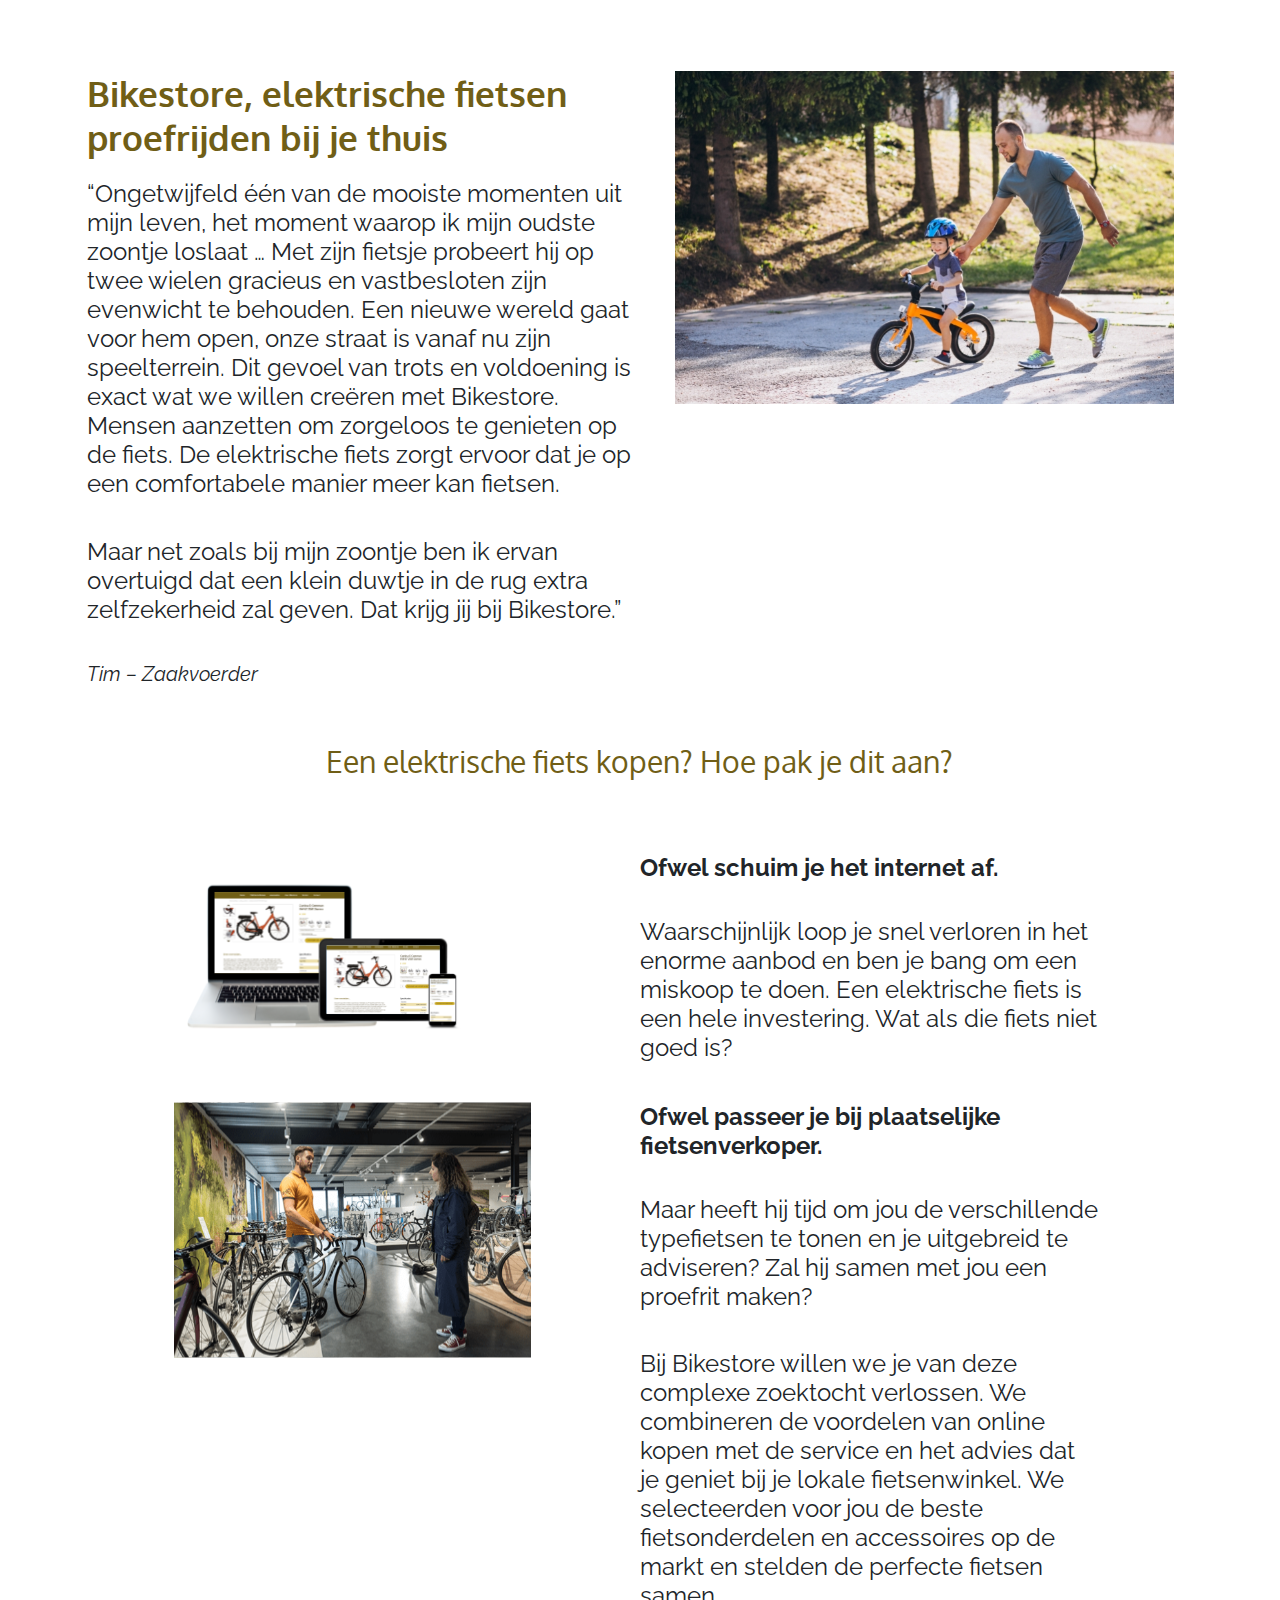
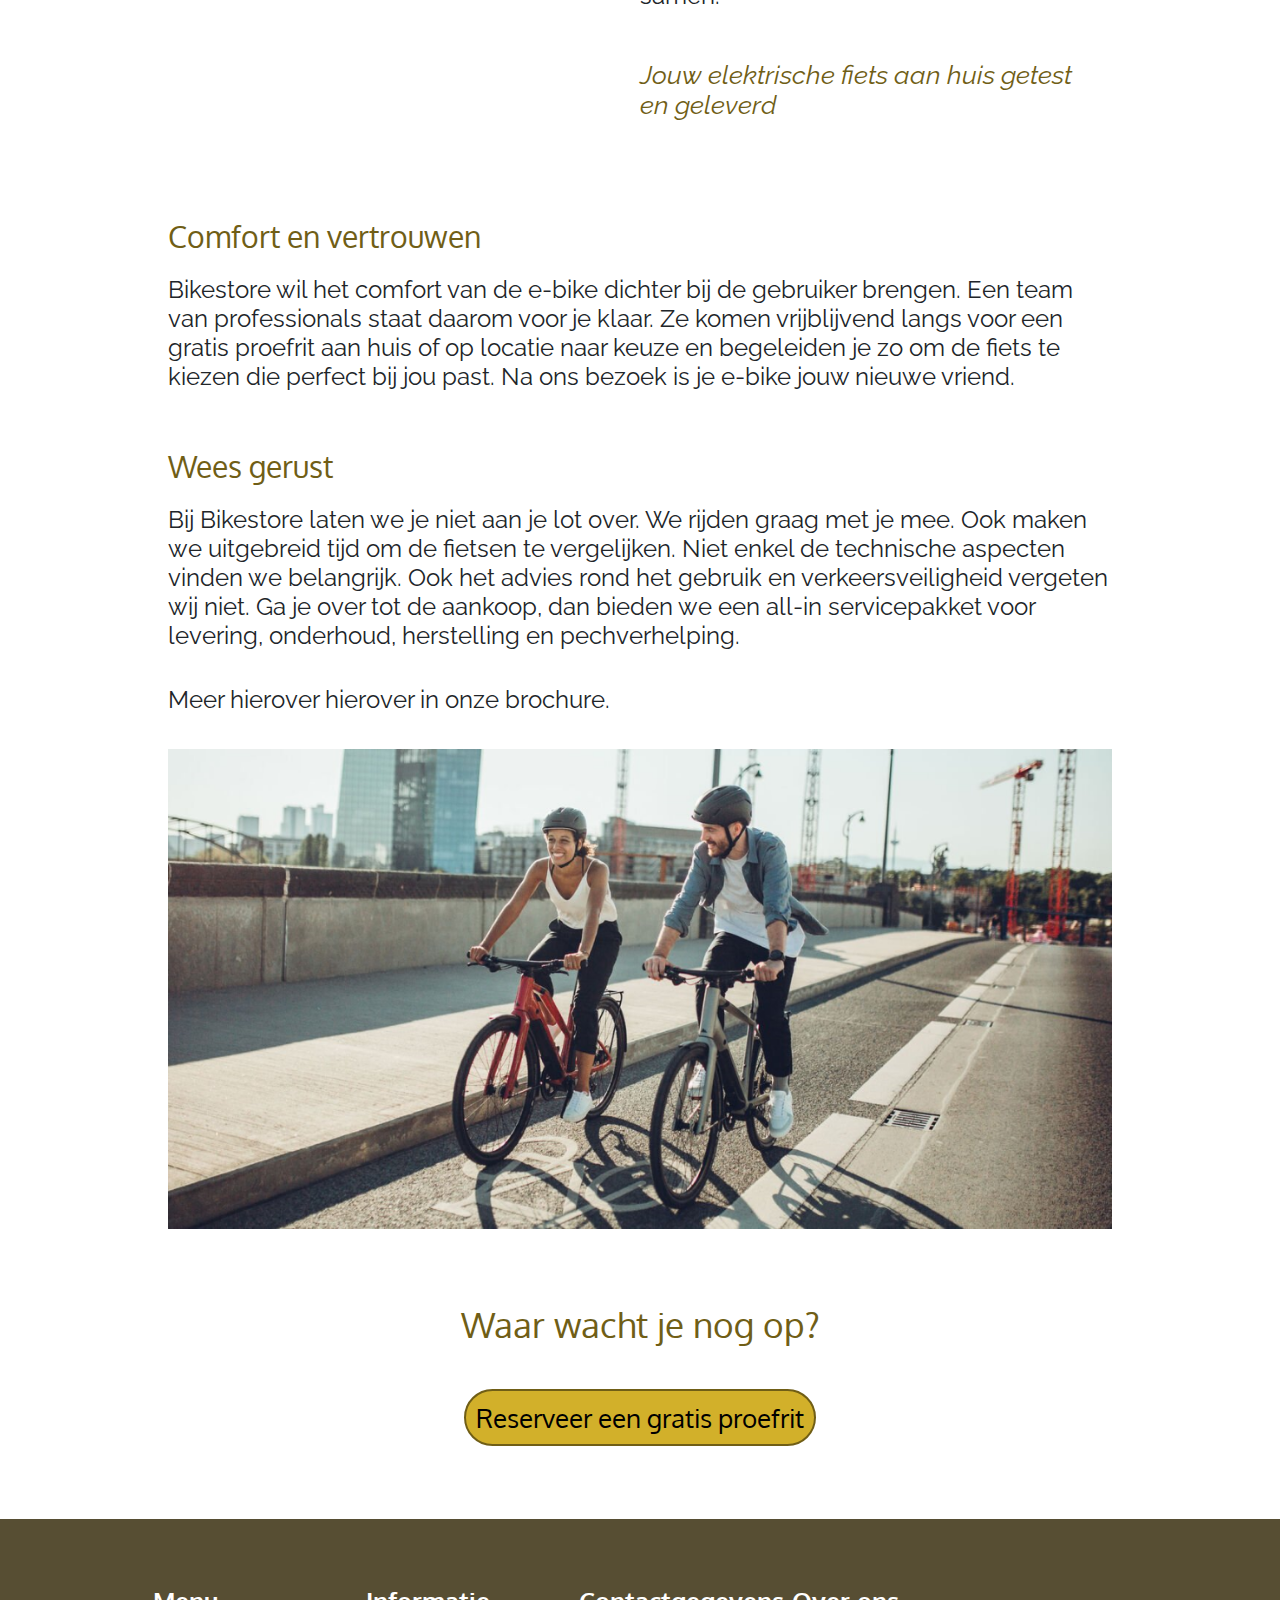
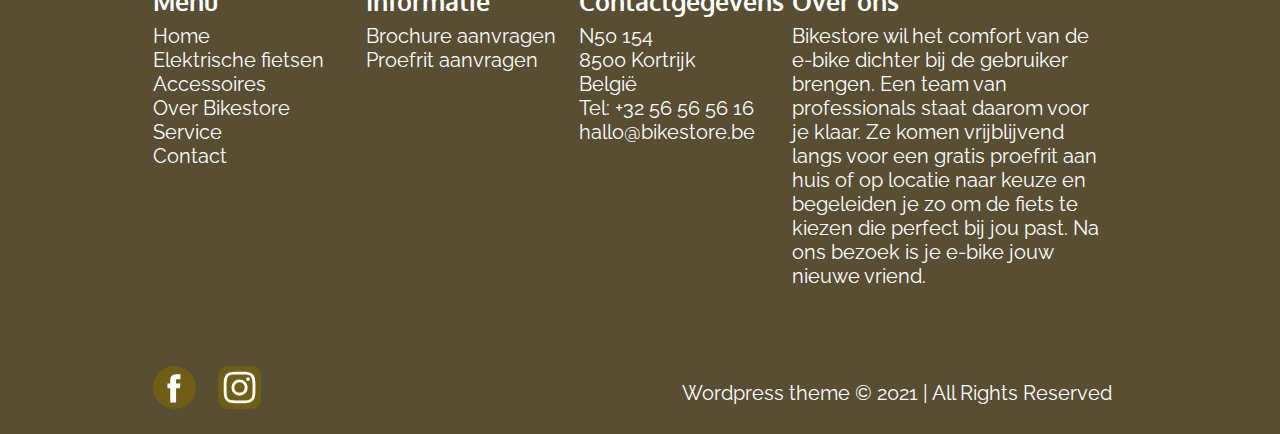
<file: overBikestore.html>
<!DOCTYPE html>
<html lang="en">

<head>
    <title>Over-Bikestore</title>
    <!-- Required meta tags -->
    <meta charset="utf-8" />
    <meta name="viewport" content="width=device-width, initial-scale=1, shrink-to-fit=no" />
    <!-- Bootstrap CSS -->
    <link rel="stylesheet" href="https://stackpath.bootstrapcdn.com/bootstrap/4.3.1/css/bootstrap.min.css"
        integrity="sha384-ggOyR0iXCbMQv3Xipma34MD+dH/1fQ784/j6cY/iJTQUOhcWr7x9JvoRxT2MZw1T" crossorigin="anonymous" />
    <link href="scss/screen.css" rel="stylesheet" type="text/css" />

</head>

<body>
    <div class="container">
    <div class="c-about__info row justify-content-center">
        <div class="c-about__info-inhoud col-xl-6 col-lg-12 col-md-12 col-sm-12">
            <h1 class="c-about__info-title">Bikestore, elektrische fietsen proefrijden bij je thuis</h1>
            <p class="c-about__info-text">“Ongetwijfeld één van de mooiste momenten uit mijn leven, het moment waarop ik
                mijn
                oudste
                zoontje loslaat …
                Met zijn fietsje probeert hij op twee wielen gracieus en vastbesloten zijn evenwicht te behouden. Een
                nieuwe
                wereld gaat voor hem open, onze straat is vanaf nu zijn speelterrein.
                Dit gevoel van trots en voldoening is exact wat we willen creëren met Bikestore. Mensen aanzetten om
                zorgeloos
                te genieten op de fiets.
                De elektrische fiets zorgt ervoor dat je op een comfortabele manier meer kan fietsen.
            </p>
            </br>
            <p class="c-about__info-text">Maar net zoals bij mijn zoontje ben ik ervan overtuigd dat een klein duwtje in
                de rug extra zelfzekerheid
                zal
                geven. Dat krijg jij bij Bikestore.”
            </p>
            </br>
            <p class="c-about__info-name">Tim – Zaakvoerder</p>
        </div>
        <div class="c-about__info-image row justify-content-center col-xl-6 col-lg-12 col-md-12 col-sm-12">
            <img class="c-about__info-foto row" src="img/father-teaching-his-little-son-ride-bicycle.jpg"
                alt="father-teaching-his-little-son-ride-bicycle">
        </div>
    </div>

    <div class="c-about__kopen row ">
        <h2 class="c-about__kopen-title  col-xl-10 col-lg-10 col-md-10 col-sm-10">
            Een elektrische fiets kopen? Hoe pak je dit aan?
        </h2>
        <div class="c-about__kopen-internet row justify-content-center">
            <div class="c-about__kopen-internet-foto row col-xl-5 col-lg-12 col-md-12 col-sm-12">
                <img class="c-about__kopen-internet-foto-laptop" src="img/image-webshop.svg"
                    alt="foto's webshop">
            </div>
            <div class="c-about__kopen-internet-info col-xl-5 col-lg-12 col-md-12 col-sm-12">
                <h3 class="c-about__kopen-internet-title">
                    Ofwel schuim je het internet af.
                </h3>
                <p class="c-about__kopen-internet-text">
                    Waarschijnlijk loop je snel verloren in het enorme aanbod en ben je bang om een miskoop te doen.
                    Een elektrische fiets is een hele investering. Wat als die fiets niet goed is?
                </p>
            </div>
        </div>
        <div class="c-about__kopen-winkel row justify-content-center">
            <div class="c-about__kopen-winkel-foto row col-xl-5 col-lg-12 col-md-12 col-sm-12">
                <img class="c-about__kopen-winkel-foto-verkoper" src="img/image-verkoper.svg" alt="foto verkoper">
            </div>
            <div class="c-about__kopen-winkel-info col-xl-5 col-lg-12 col-md-12 col-sm-12">
                <h3 class="c-about__kopen-winkel-title ">
                    Ofwel passeer je bij plaatselijke fietsenverkoper.
                </h3>
                <p class="c-about__kopen-winkel-text">
                    Maar heeft hij tijd om jou de verschillende typefietsen te tonen en je uitgebreid te adviseren? Zal
                    hij samen met jou een proefrit maken?
                </p>
                </br>
                <p class="c-about__kopen-winkel-text">
                    Bij Bikestore willen we je van deze complexe zoektocht verlossen. We combineren de voordelen van
                    online kopen met de service en het advies dat je geniet bij je lokale fietsenwinkel. We selecteerden
                    voor jou de beste fietsonderdelen en accessoires op de markt en stelden de perfecte fietsen samen.
                </p>
                <h3 class="c-about__subtitle">
                    Jouw elektrische fiets aan huis getest en geleverd
                </h3>
            </div>
        </div>

    </div>

    <div class="c-about row">
        <div class="c-about__comfort col-xl-10 col-lg-12 col-md-12 col-sm-12">
            <h2 class="c-about__comfort-title">
                Comfort en vertrouwen
            </h2>
            <p class="c-about__comfort-text">
                Bikestore wil het comfort van de e-bike dichter bij de gebruiker brengen. Een team van professionals
                staat daarom voor je klaar. Ze komen vrijblijvend langs voor een gratis proefrit aan huis of op locatie
                naar keuze en begeleiden je zo om de fiets te kiezen die perfect bij jou past. Na ons bezoek is je
                e-bike jouw nieuwe vriend.
            </p>
        </div>
        <div class="c-about__weesgerust col-xl-10 col-lg-12 col-md-12 col-sm-12">
            <h2 class="c-about__weesgerust-title">
                Wees gerust
            </h2>
            <p class="c-about__weesgerust-text">
                Bij Bikestore laten we je niet aan je lot over. We rijden graag met je mee.
                Ook maken we uitgebreid tijd om de fietsen te vergelijken. Niet enkel de technische aspecten vinden we
                belangrijk. Ook het advies rond het gebruik en verkeersveiligheid vergeten wij niet. Ga je over tot de
                aankoop, dan bieden we een all-in servicepakket voor levering, onderhoud, herstelling en pechverhelping.
            </p>
            <p class="c-about__weesgerust-text2">
                Meer hierover hierover in onze brochure.
            </p>
        </div>
        <img class="c-about__foto col-xl-10 col-lg-12 col-md-12 col-sm-12" src="img/world-canyon-electric-city-bikes-02.png" alt="city-bikes">
    </div>

    <div class="c-about__proefrit">
        <h1 class="c-about__proefrit-title row justify-content-center">
            Waar wacht je nog op?
        </h1>
        <a class="row justify-content-center c-about__proefrit-link" href="#">
            <button class="o-button c-about__proefrit-button">
                Reserveer een gratis proefrit
            </button>
        </a>
    </div>
</div>

    <footer class="c-footer">
        <div class="c-footer__row1 row justify-content-center">
            <div class="c-footer__menu col-2 col-xl-2 col-lg-5 col-md-5 col-sm-10">
                <h1 class="c-footer__title">Menu</h1>
                <ul class="c-footer__menu-list">
                    <li class="c-footer__menu-item">Home</li>
                    <li class="c-footer__menu-item">Elektrische fietsen</li>
                    <li class="c-footer__menu-item">Accessoires</li>
                    <li class="c-footer__menu-item">Over Bikestore</li>
                    <li class="c-footer__menu-item">Service</li>
                    <li class="c-footer__menu-item">Contact</li>
                </ul>
            </div>
  
            <div class="c-footer__informatie col-2 col-xl-2 col-lg-5 col-md-5 col-sm-10 ">
                <h1 class="c-footer__title">Informatie</h1>
                <div class="c-footer__informatie-links">
                    <a class="c-footer__informatie-link" href=""> Brochure aanvragen</a>
                    <a class="c-footer__informatie-link" href=""> Proefrit aanvragen</a>
                </div>
            </div>
            <div class="c-footer__contact col-2 col-xl-2 col-lg-5 col-md-5 col-sm-10 ">
                <h1 class="c-footer__title">Contactgegevens</h1>
                <div class="c-footer__contact-adres">
                    <p>N50 154</p>
                    <p>8500 Kortrijk</p>
                    <p>België</p>
                </div>
                <div class="c-footer__contact-gegevens">
                    <p>Tel: +32 56 56 56 16</p>
                    <p>hallo@bikestore.be</p>
                </div>
            </div>
  
            <div class="c-footer__overons col-4 col-xl-3 col-lg-5 col-md-5 col-sm-10">
                <h1 class="c-footer__title">Over ons</h1>
                <p>
                    Bikestore wil het comfort van de e-bike dichter bij de gebruiker
                    brengen. Een team van professionals staat daarom voor je klaar. Ze
                    komen vrijblijvend langs voor een gratis proefrit aan huis of op
                    locatie naar keuze en begeleiden je zo om de fiets te kiezen die
                    perfect bij jou past. Na ons bezoek is je e-bike jouw nieuwe
                    vriend.
                </p>
            </div>
        </div>
        <div class="c-footer__row2 row">
            <div class="c-footer__icon col-xl-3 col-lg-4 col-md-4 col-sm-10 ">
                <img class="c-footer__icon-facebook" src="icons/facebook_design.svg" alt="Facebook" />
                <img class="c-footer__icon-instagram" src="icons/instagram_design.svg" alt="Instagram" />
            </div>
            <div class="c-footer__copyright col-lg-6 col-md-6 col-sm-10">
                <p class="c-footer__copyright-text">
                    Wordpress theme &copy; 2021 | All Rights Reserved
                </p>
            </div>
        </div>
    </footer>

    <!-- Optional JavaScript -->
    <!-- jQuery first, then Popper.js, then Bootstrap JS -->
    <script src="https://code.jquery.com/jquery-3.3.1.slim.min.js"
        integrity="sha384-q8i/X+965DzO0rT7abK41JStQIAqVgRVzpbzo5smXKp4YfRvH+8abtTE1Pi6jizo"
        crossorigin="anonymous"></script>
    <script src="https://cdnjs.cloudflare.com/ajax/libs/popper.js/1.14.7/umd/popper.min.js"
        integrity="sha384-UO2eT0CpHqdSJQ6hJty5KVphtPhzWj9WO1clHTMGa3JDZwrnQq4sF86dIHNDz0W1"
        crossorigin="anonymous"></script>
    <script src="https://stackpath.bootstrapcdn.com/bootstrap/4.3.1/js/bootstrap.min.js"
        integrity="sha384-JjSmVgyd0p3pXB1rRibZUAYoIIy6OrQ6VrjIEaFf/nJGzIxFDsf4x0xIM+B07jRM"
        crossorigin="anonymous"></script>

</body>

</html>
</file>
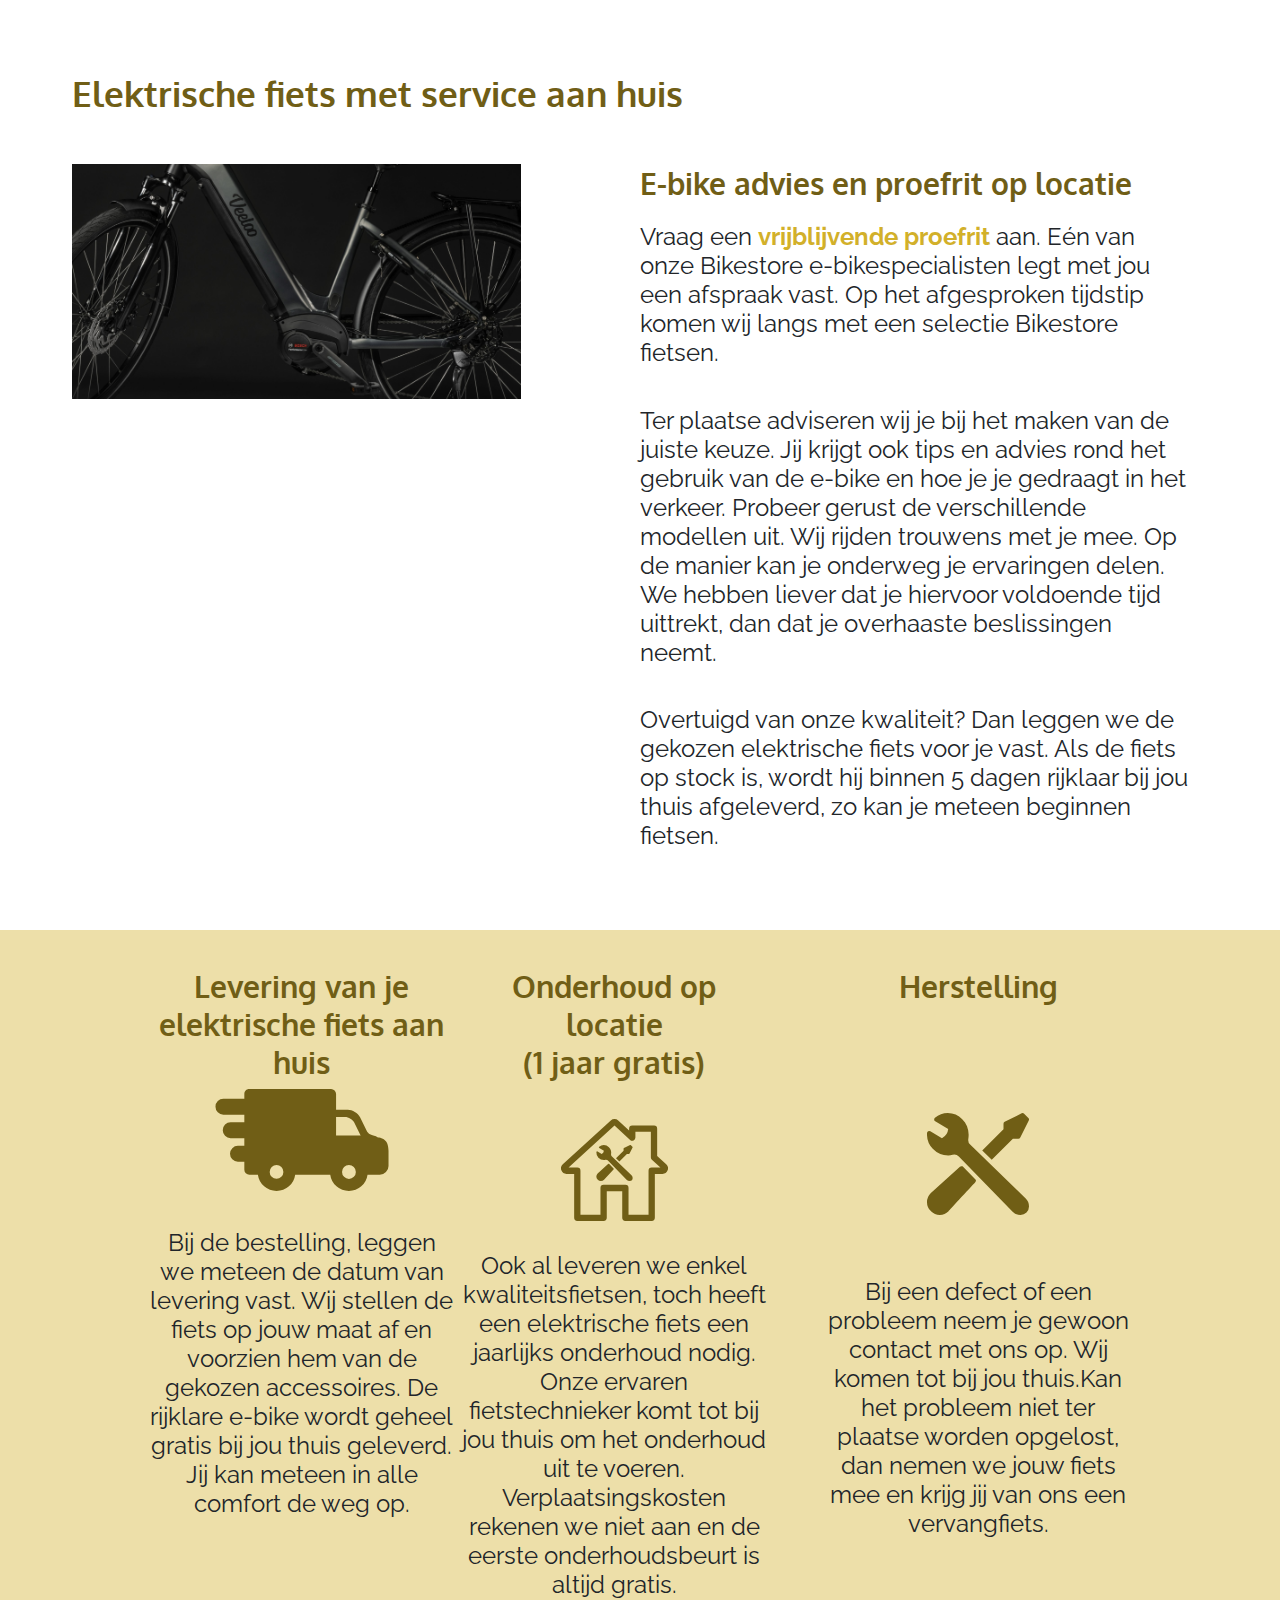
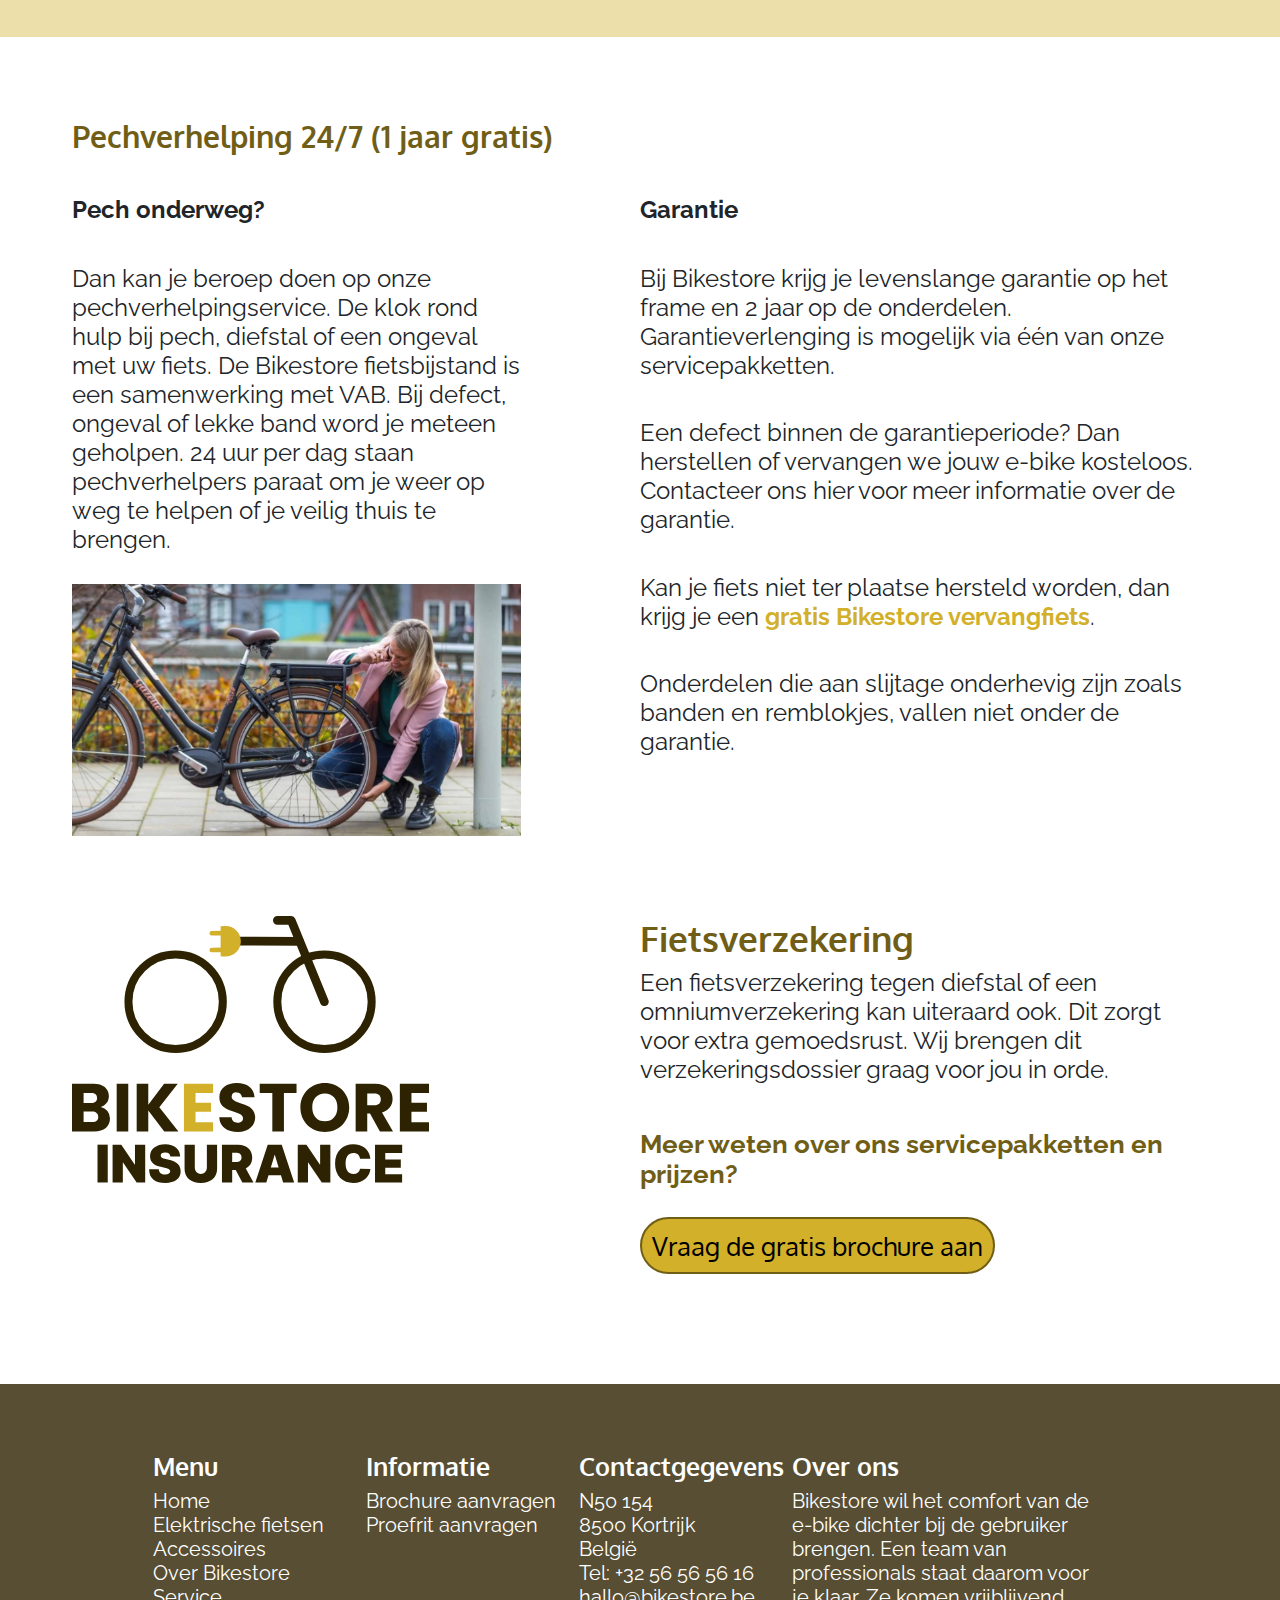
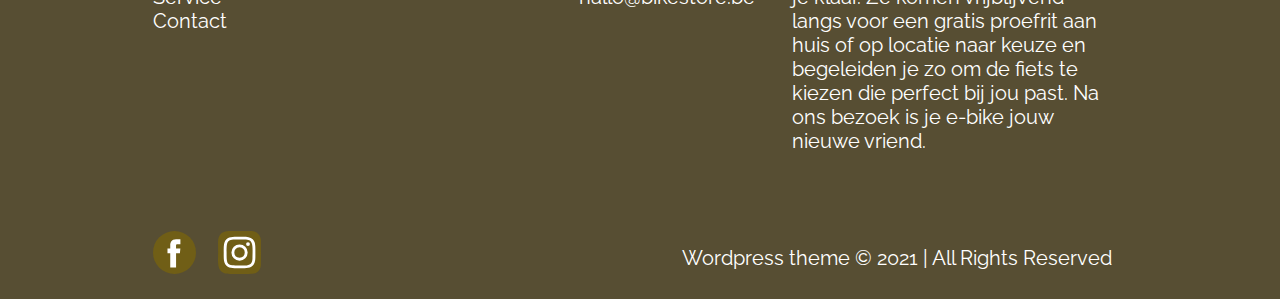
<file: service.html>
<!DOCTYPE html>
<html lang="en">

<head>
    <title>Service</title>
    <!-- Required meta tags -->
    <meta charset="utf-8" />
    <meta name="viewport" content="width=device-width, initial-scale=1, shrink-to-fit=no" />
    <!-- Bootstrap CSS -->
    <link rel="stylesheet" href="https://stackpath.bootstrapcdn.com/bootstrap/4.3.1/css/bootstrap.min.css"
        integrity="sha384-ggOyR0iXCbMQv3Xipma34MD+dH/1fQ784/j6cY/iJTQUOhcWr7x9JvoRxT2MZw1T" crossorigin="anonymous" />
    <link href="scss/screen.css" rel="stylesheet" type="text/css" />

</head>

<body>
    <main>
        <div class="container">
            <div class="c-service">
                <h1 class="c-service__title">Elektrische fiets met service aan huis</h1>
                <div class="c-service__advies row justify-content-center ">
                    <div class="c-service__advies-foto col-xxl-6 col-xl-6 col-lg-12 col-md-12 col-sm-12">
                        <img class="c-service__advies-foto" src="img/monaco.jpg" alt="monaco_fiets" />
                    </div>
                    <div class="c-service__advies-info col-xxl-6  col-xl-6 col-lg-12 col-md-12 col-sm-12">
                        <h2 class="c-service__advies-title">E-bike advies en proefrit op locatie</h2>
                        <p class="c-service__advies-text">
                            Vraag een <strong class="c-service__advies-strong">vrijblijvende proefrit</strong>
                            aan. Eén van onze Bikestore
                            e-bikespecialisten legt met jou een afspraak vast. Op het
                            afgesproken tijdstip komen wij langs met een selectie Bikestore
                            fietsen. </p>
                        </br>
                        <p class="c-service__advies-text">
                            Ter plaatse adviseren wij je bij het maken van de juiste
                            keuze. Jij krijgt ook tips en advies rond het gebruik van de
                            e-bike en hoe je je gedraagt in het verkeer. Probeer gerust de
                            verschillende modellen uit. Wij rijden trouwens met je mee. Op de
                            manier kan je onderweg je ervaringen delen. We hebben liever dat
                            je hiervoor voldoende tijd uittrekt, dan dat je overhaaste
                            beslissingen neemt.
                        </p>
                        </br>
                        <p class="c-service__advies-text">
                            Overtuigd van onze kwaliteit? Dan leggen we de
                            gekozen elektrische fiets voor je vast. Als de fiets op stock is,
                            wordt hij binnen 5 dagen rijklaar bij jou thuis afgeleverd, zo kan
                            je meteen beginnen fietsen.
                        </p>
                    </div>
                </div>
            </div>
        </div>

        <div class="c-service__blok">
            <div class="c-service__services row justify-content-center ">
                <div class="c-service__services-levering row justify-content-center col-xl-3 col-lg-12 col-md-12 col-sm-10">
                    <h2 class="c-service__services-levering-title">
                        Levering van je elektrische fiets aan huis
                    </h2>
                    <img class="c-service__services-levering-image" src="icons/truck logo.svg" alt="logo_levering" />
                    <p class="c-service__services-levering-text">
                        Bij de bestelling, leggen we meteen de datum van levering vast. Wij
                        stellen de fiets op jouw maat af en voorzien hem van de gekozen
                        accessoires. De rijklare e-bike wordt geheel gratis bij jou thuis
                        geleverd. Jij kan meteen in alle comfort de weg op.
                    </p>
                </div>

                <div class="c-service__services-onderhoud row justify-content-center col-xl-3 col-lg-12 col-md-12 col-sm-10">
                    <h2 class="c-service__services-onderhoud-title">
                        Onderhoud op locatie </br>(1 jaar gratis)
                    </h2>
                    <img class="c-service__services-onderhoud-image" src="icons/home logo.svg" alt="logo_onderhoud" />
                    <p class="c-service__services-onderhoud-text">
                        Ook al leveren we enkel kwaliteitsfietsen, toch heeft een
                        elektrische fiets een jaarlijks onderhoud nodig. Onze ervaren
                        fietstechnieker komt tot bij jou thuis om het onderhoud uit te
                        voeren. Verplaatsingskosten rekenen we niet aan en de eerste
                        onderhoudsbeurt is altijd gratis.
                    </p>
                </div>

                <div class="c-service__services-herstelling row justify-content-center col-xl-3 col-lg-12 col-md-10 col-sm-12">
                    <h2 class="c-service__services-herstelling-title">
                        Herstelling
                    </h2>
                    <img class="c-service__services-herstelling-image" src="icons/Herstelling logo.svg"
                        alt="logo_onderhoud" />
                    <p class="c-service__services-herstelling-text">
                        Bij een defect of een probleem neem je gewoon contact met ons op.
                        Wij komen tot bij jou thuis.Kan het probleem niet ter plaatse worden opgelost, dan nemen we jouw
                        fiets mee en krijg jij van
                        ons een vervangfiets.
                    </p>
                </div>
            </div>
        </div>
        <div class="container">
            <h2 class="c-service__verhelping-title">Pechverhelping 24/7 (1 jaar gratis)</h2>
            <div class="c-service__verhelping row justify-content-center ">
                <div class="c-service__verhelping-pech col-lg-6 col-md-12 col-sm-12">
                    <h3 class="c-service__verhelping-pech-title">Pech onderweg?</h1>
                        <p class="c-service__verhelping-pech-text">
                            Dan kan je beroep doen op onze pechverhelpingservice. De klok
                            rond hulp bij pech, diefstal of een
                            ongeval met uw fiets.
                            De Bikestore fietsbijstand is een samenwerking met VAB. Bij defect, ongeval of lekke band
                            word
                            je
                            meteen geholpen. 24 uur per dag staan pechverhelpers paraat om je weer op weg te helpen of
                            je
                            veilig
                            thuis te brengen.
                        </p>
                        <img class="c-service__verhelping-pech-foto" src="img/women-with-flat-tire.jpg" alt="">
                </div>
                <div class="c-service__verhelping-garantie col-lg-6 col-md-12 col-sm-12 ">
                    <h3 class="c-service__verhelping-garantie-title">Garantie</h1>
                        <p class="c-service__verhelping-garantie-text">
                            Bij Bikestore krijg je levenslange garantie op het frame
                            en 2 jaar op de onderdelen.
                            Garantieverlenging is mogelijk via één van onze servicepakketten.
                        </p>
                        </br>
                        <p class="c-service__verhelping-garantie-text">
                            Een defect binnen de garantieperiode?
                            Dan herstellen of vervangen we jouw e-bike kosteloos.
                            Contacteer ons hier voor meer informatie over de garantie.
                        </p>
                        </br>
                        <p class="c-service__verhelping-garantie-text">
                            Kan je fiets niet ter plaatse hersteld worden, dan krijg je een <strong
                                class="c-service__verhelping-garantie-strong">gratis Bikestore vervangfiets</strong>.
                        </p>
                        </br>
                        <p class="c-service__verhelping-garantie-text">
                            Onderdelen die aan slijtage onderhevig zijn zoals banden en remblokjes, vallen niet onder de
                            garantie.
                        </p>

                        </p>
                </div>
            </div>

            <div class="c-service__verzekering row justify-content-center">
                <div class="c-service__verzekering-logo col-lg-6 col-md-12 col-sm-12">
                    <img class="c-service__verzekering-image" src="img/Bikestore Insurance logo.svg"
                        alt="logo-verzekering">
                </div>
                <div class="c-service__verzekering-info col-lg-6 col-md-12 col-sm-12">
                    <h2 class="c-service__verzekering-title">Fietsverzekering</h2>
                    <p class="c-service__verzekering-text">Een fietsverzekering tegen diefstal of een omniumverzekering
                        kan
                        uiteraard ook. Dit zorgt voor extra
                        gemoedsrust.
                        Wij brengen dit verzekeringsdossier graag voor jou in orde.
                    </p>
                    <div class="c-service__verzekering-pakket">
                        <h1 class="c-service__verzekering-pakket-title">
                            Meer weten over ons servicepakketten en prijzen?
                        </h1>
                        <a class=" c-service__verzekering-pakket-link" href="#">
                            <button class="o-button c-service__verzekering-pakket-button">
                                Vraag de gratis brochure aan
                            </button>
                        </a>
                    </div>
                </div>
            </div>
        </div>
    </main>

    <footer class="c-footer">
        <div class="c-footer__row1 row justify-content-center">
            <div class="c-footer__menu col-2 col-xl-2 col-lg-5 col-md-5 col-sm-10">
                <h1 class="c-footer__title">Menu</h1>
                <ul class="c-footer__menu-list">
                    <li class="c-footer__menu-item">Home</li>
                    <li class="c-footer__menu-item">Elektrische fietsen</li>
                    <li class="c-footer__menu-item">Accessoires</li>
                    <li class="c-footer__menu-item">Over Bikestore</li>
                    <li class="c-footer__menu-item">Service</li>
                    <li class="c-footer__menu-item">Contact</li>
                </ul>
            </div>

            <div class="c-footer__informatie col-2 col-xl-2 col-lg-5 col-md-5 col-sm-10 ">
                <h1 class="c-footer__title">Informatie</h1>
                <div class="c-footer__informatie-links">
                    <a class="c-footer__informatie-link" href=""> Brochure aanvragen</a>
                    <a class="c-footer__informatie-link" href=""> Proefrit aanvragen</a>
                </div>
            </div>
            <div class="c-footer__contact col-2 col-xl-2 col-lg-5 col-md-5 col-sm-10 ">
                <h1 class="c-footer__title">Contactgegevens</h1>
                <div class="c-footer__contact-adres">
                    <p>N50 154</p>
                    <p>8500 Kortrijk</p>
                    <p>België</p>
                </div>
                <div class="c-footer__contact-gegevens">
                    <p>Tel: +32 56 56 56 16</p>
                    <p>hallo@bikestore.be</p>
                </div>
            </div>

            <div class="c-footer__overons col-3 col-xl-3 col-lg-5 col-md-5 col-sm-10">
                <h1 class="c-footer__title">Over ons</h1>
                <p>
                    Bikestore wil het comfort van de e-bike dichter bij de gebruiker
                    brengen. Een team van professionals staat daarom voor je klaar. Ze
                    komen vrijblijvend langs voor een gratis proefrit aan huis of op
                    locatie naar keuze en begeleiden je zo om de fiets te kiezen die
                    perfect bij jou past. Na ons bezoek is je e-bike jouw nieuwe
                    vriend.
                </p>
            </div>
        </div>
        <div class="c-footer__row2 row justify-content-center">
            <div class="c-footer__icon col-xl-3 col-lg-4 col-md-4 col-sm-10 ">
                <img class="c-footer__icon-facebook" src="icons/facebook_design.svg" alt="Facebook" />
                <img class="c-footer__icon-instagram" src="icons/instagram_design.svg" alt="Instagram" />
            </div>
            <div class="c-footer__copyright col-lg-6 col-md-6 col-sm-10">
                <p class="c-footer__copyright-text">
                    Wordpress theme &copy; 2021 | All Rights Reserved
                </p>
            </div>
        </div>
    </footer>

    <!-- Optional JavaScript -->
    <!-- jQuery first, then Popper.js, then Bootstrap JS -->
    <script src="https://code.jquery.com/jquery-3.3.1.slim.min.js"
        integrity="sha384-q8i/X+965DzO0rT7abK41JStQIAqVgRVzpbzo5smXKp4YfRvH+8abtTE1Pi6jizo"
        crossorigin="anonymous"></script>
    <script src="https://cdnjs.cloudflare.com/ajax/libs/popper.js/1.14.7/umd/popper.min.js"
        integrity="sha384-UO2eT0CpHqdSJQ6hJty5KVphtPhzWj9WO1clHTMGa3JDZwrnQq4sF86dIHNDz0W1"
        crossorigin="anonymous"></script>
    <script src="https://stackpath.bootstrapcdn.com/bootstrap/4.3.1/js/bootstrap.min.js"
        integrity="sha384-JjSmVgyd0p3pXB1rRibZUAYoIIy6OrQ6VrjIEaFf/nJGzIxFDsf4x0xIM+B07jRM"
        crossorigin="anonymous"></script>
</body>

</html>
</file>
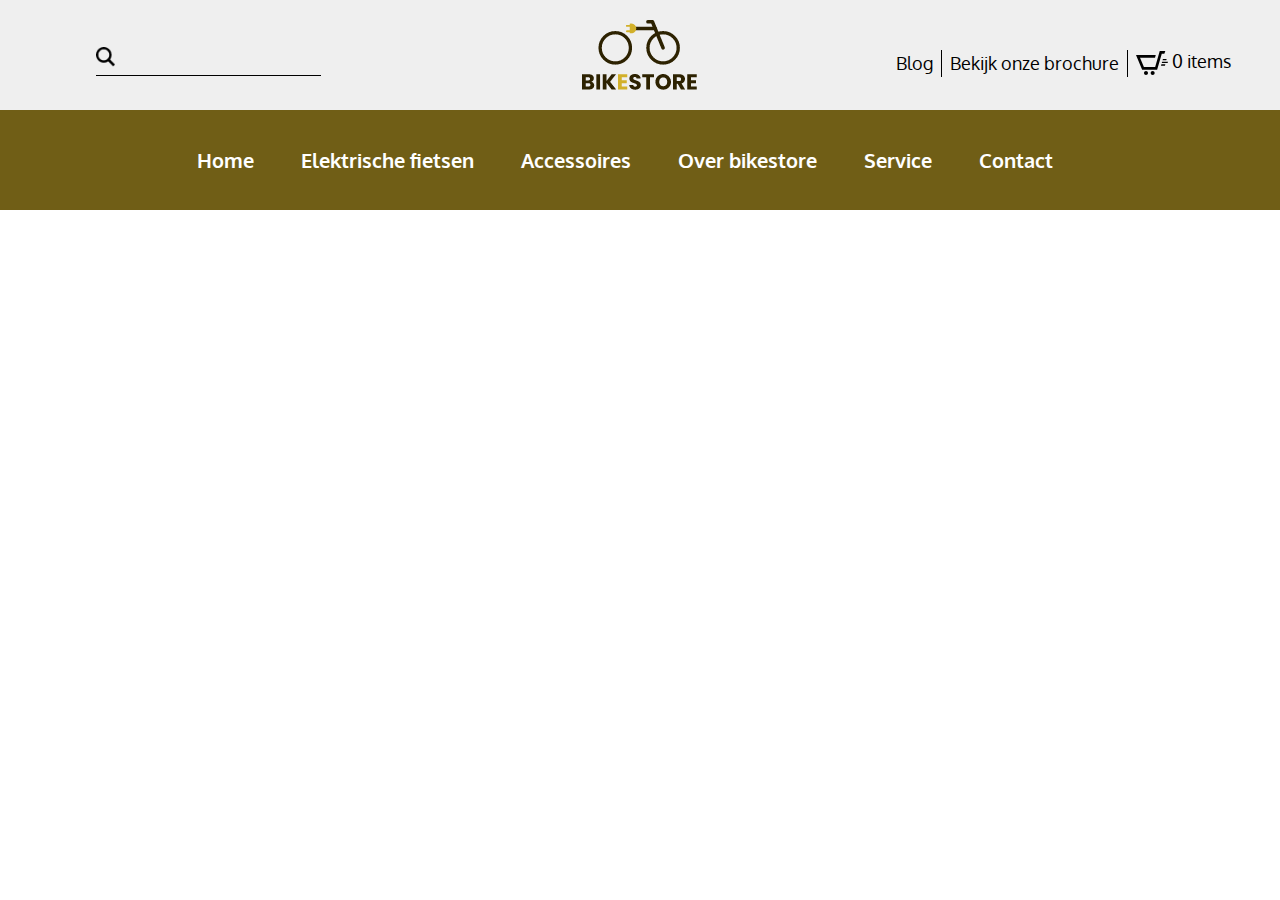
<file: test-nav.html>
<!doctype html>
<html lang="en">
  <head>
    <title>Title</title>
    <!-- Required meta tags -->
    <meta charset="utf-8">
    <meta name="viewport" content="width=device-width, initial-scale=1, shrink-to-fit=no">

    <!-- Bootstrap CSS -->
<!-- Bootstrap CSS -->
<link
rel="stylesheet"
href="https://stackpath.bootstrapcdn.com/bootstrap/4.3.1/css/bootstrap.min.css"
integrity="sha384-ggOyR0iXCbMQv3Xipma34MD+dH/1fQ784/j6cY/iJTQUOhcWr7x9JvoRxT2MZw1T"
crossorigin="anonymous"
/>
<!-- CSS only -->
<link
href="https://cdn.jsdelivr.net/npm/bootstrap@5.0.0-beta2/dist/css/bootstrap.min.css"
rel="stylesheet"
integrity="sha384-BmbxuPwQa2lc/FVzBcNJ7UAyJxM6wuqIj61tLrc4wSX0szH/Ev+nYRRuWlolflfl"
crossorigin="anonymous"
/>
    <link rel="stylesheet" href="scss/screen.css">
  </head>
  <body>

    <header>

      <div class="container-fluid c-navover">
   
            <div class="c-navover__topnav">
                <div class="row top-nav">
                    <div class="c-zoek col-xl-4 col-lg-4 col-md-6 order-xl-1 order-lg-1 order-md-2 order-sm-3 order-3">
                        <div class="c-zoek__balk">
                            <div class="c-topnav">
                                <div class="search-container">
                                    <form action="#">
                                      <input class="c-topnav__input" type="text"  name="search">
                                      <button class="c-topnav__button" type="submit"><img id="zoekimg" src="img/zoek-icon.png"></img></button>
                                    </form>
                                  </div>
                            </div>
                        </div>
                    </div>
        
                    <div class="c-logo col-xl-4 col-lg-3 col-md-12 order-xl-2 order-lg-2 order-md-1 order-sm-1 order-1">
                        <div>
                           <a href="#"><img src="./img/logo.png" alt=""></a>
                        </div>
                    </div>
        
                    <div class="c-toplist col-xl-4 col-lg-5 col-md-6 order-xl-3 order-lg-3 order-md-3 order-sm-2 order-2">
                      <ul class="c-topnavigation">
                        <li class="c-topnavigation__line"><a href="#">Blog</a></li>
                        <li class="c-topnavigation__line"><a href="#">Bekijk onze brochure</a></li>
                        <li><a href="#"><svg class="c-svgnav" xmlns="http://www.w3.org/2000/svg" width="24" height="24" viewBox="0 0 24 24"><path d="M19.029 13h2.971l-.266 1h-2.992l.287-1zm.863-3h2.812l.296-1h-2.821l-.287 1zm-.576 2h4.387l.297-1h-4.396l-.288 1zm2.684-9l-.743 2h-1.929l-3.474 12h-11.239l-4.615-11h14.812l-.564 2h-11.24l2.938 7h8.428l3.432-12h4.194zm-14.5 15c-.828 0-1.5.672-1.5 1.5 0 .829.672 1.5 1.5 1.5s1.5-.671 1.5-1.5c0-.828-.672-1.5-1.5-1.5zm5.9-7-.9 7c-.828 0-1.5.671-1.5 1.5s.672 1.5 1.5 1.5 1.5-.671 1.5-1.5c0-.828-.672-1.5-1.5-1.5z"/></svg>&nbsp;0 items</a></li>
                      </ul>
                    </div>
        
                </div>
              </div>
           
            <div class="c-navover__nav">
                <nav class="navbar navbar-expand-lg navbar-light bg-light">
                    <a class="navbar-brand" href="#"><img src="./img/logo.png" alt="logo"></a>
                    <button class="navbar-toggler" type="button" data-toggle="collapse" data-target="#navbarNav" aria-controls="navbarNav" aria-expanded="false" aria-label="Toggle navigation">
                      <span class="navbar-toggler-icon"></span>
                    </button>
                    <div class="collapse navbar-collapse" id="navbarNav">
                      <ul class="navbar-nav">
                        <li class="nav-item">
                          <a class="nav-link active" aria-current="page" href="#">Home</a>
                        </li>
                        <li class="nav-item">
                          <a class="nav-link" href="#">Elektrische fietsen</a>
                        </li>
                        <li class="nav-item">
                          <a class="nav-link" href="#">Accessoires</a>
                        </li>
                        <li class="nav-item">
                          <a class="nav-link" href="#">Over bikestore</a>
                        </li>
                        <li class="nav-item">
                          <a class="nav-link" href="#">Service</a>
                        </li>
                        <li class="nav-item">
                          <a class="nav-link" href="#">Contact</a>
                        </li>
                        <li class="nav-item c-navitem-zoekbalk">
                            <div class="c-zoek__balk">
                                <div class="c-topnav">
                                    <div class="search-container">
                                        <form action="#">
                                          <input class="c-topnav__input" type="text"  name="search">
                                          <button class="c-topnav__button" type="submit"><img src="img-icons/zoek-icon.png"></img></button>
                                        </form>
                                      </div>
                                </div>
                            </div>
                        </li>
                      </ul>
                    </div>
                  </nav>
            
            </div>
          </div>

    </header>

          <!-- Optional JavaScript -->
    <!-- jQuery first, then Popper.js, then Bootstrap JS -->
    <script src="/script/nav.js"></script>
      <script
      src="https://code.jquery.com/jquery-3.3.1.slim.min.js"
      integrity="sha384-q8i/X+965DzO0rT7abK41JStQIAqVgRVzpbzo5smXKp4YfRvH+8abtTE1Pi6jizo"
      crossorigin="anonymous"
    ></script>
    <script
      src="https://cdnjs.cloudflare.com/ajax/libs/popper.js/1.14.7/umd/popper.min.js"
      integrity="sha384-UO2eT0CpHqdSJQ6hJty5KVphtPhzWj9WO1clHTMGa3JDZwrnQq4sF86dIHNDz0W1"
      crossorigin="anonymous"
    ></script>
    <script
      src="https://stackpath.bootstrapcdn.com/bootstrap/4.3.1/js/bootstrap.min.js"
      integrity="sha384-JjSmVgyd0p3pXB1rRibZUAYoIIy6OrQ6VrjIEaFf/nJGzIxFDsf4x0xIM+B07jRM"
      crossorigin="anonymous"
    ></script>
    <!-- JavaScript Bundle with Popper -->
    <script
      src="https://cdn.jsdelivr.net/npm/bootstrap@5.0.0-beta2/dist/js/bootstrap.bundle.min.js"
      integrity="sha384-b5kHyXgcpbZJO/tY9Ul7kGkf1S0CWuKcCD38l8YkeH8z8QjE0GmW1gYU5S9FOnJ0"
      crossorigin="anonymous"
    ></script>
  </body>
</html>
</file>
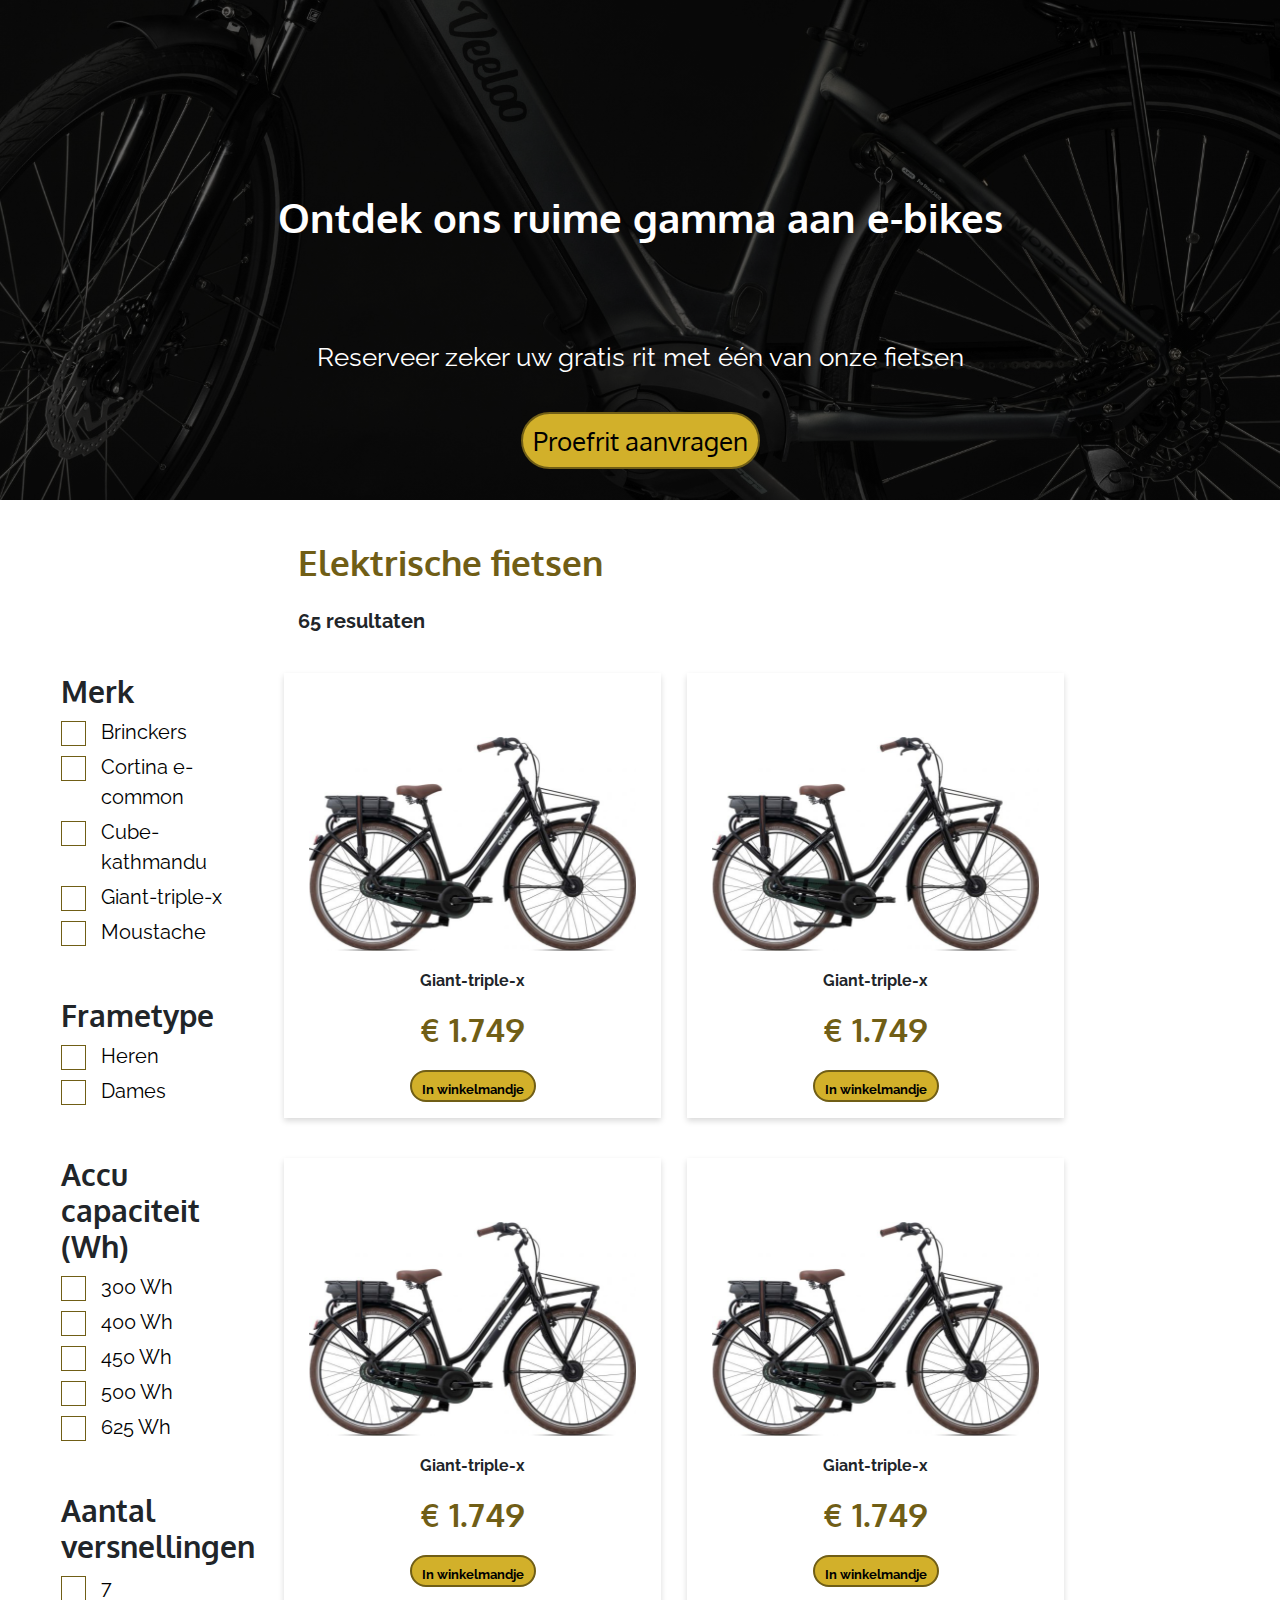
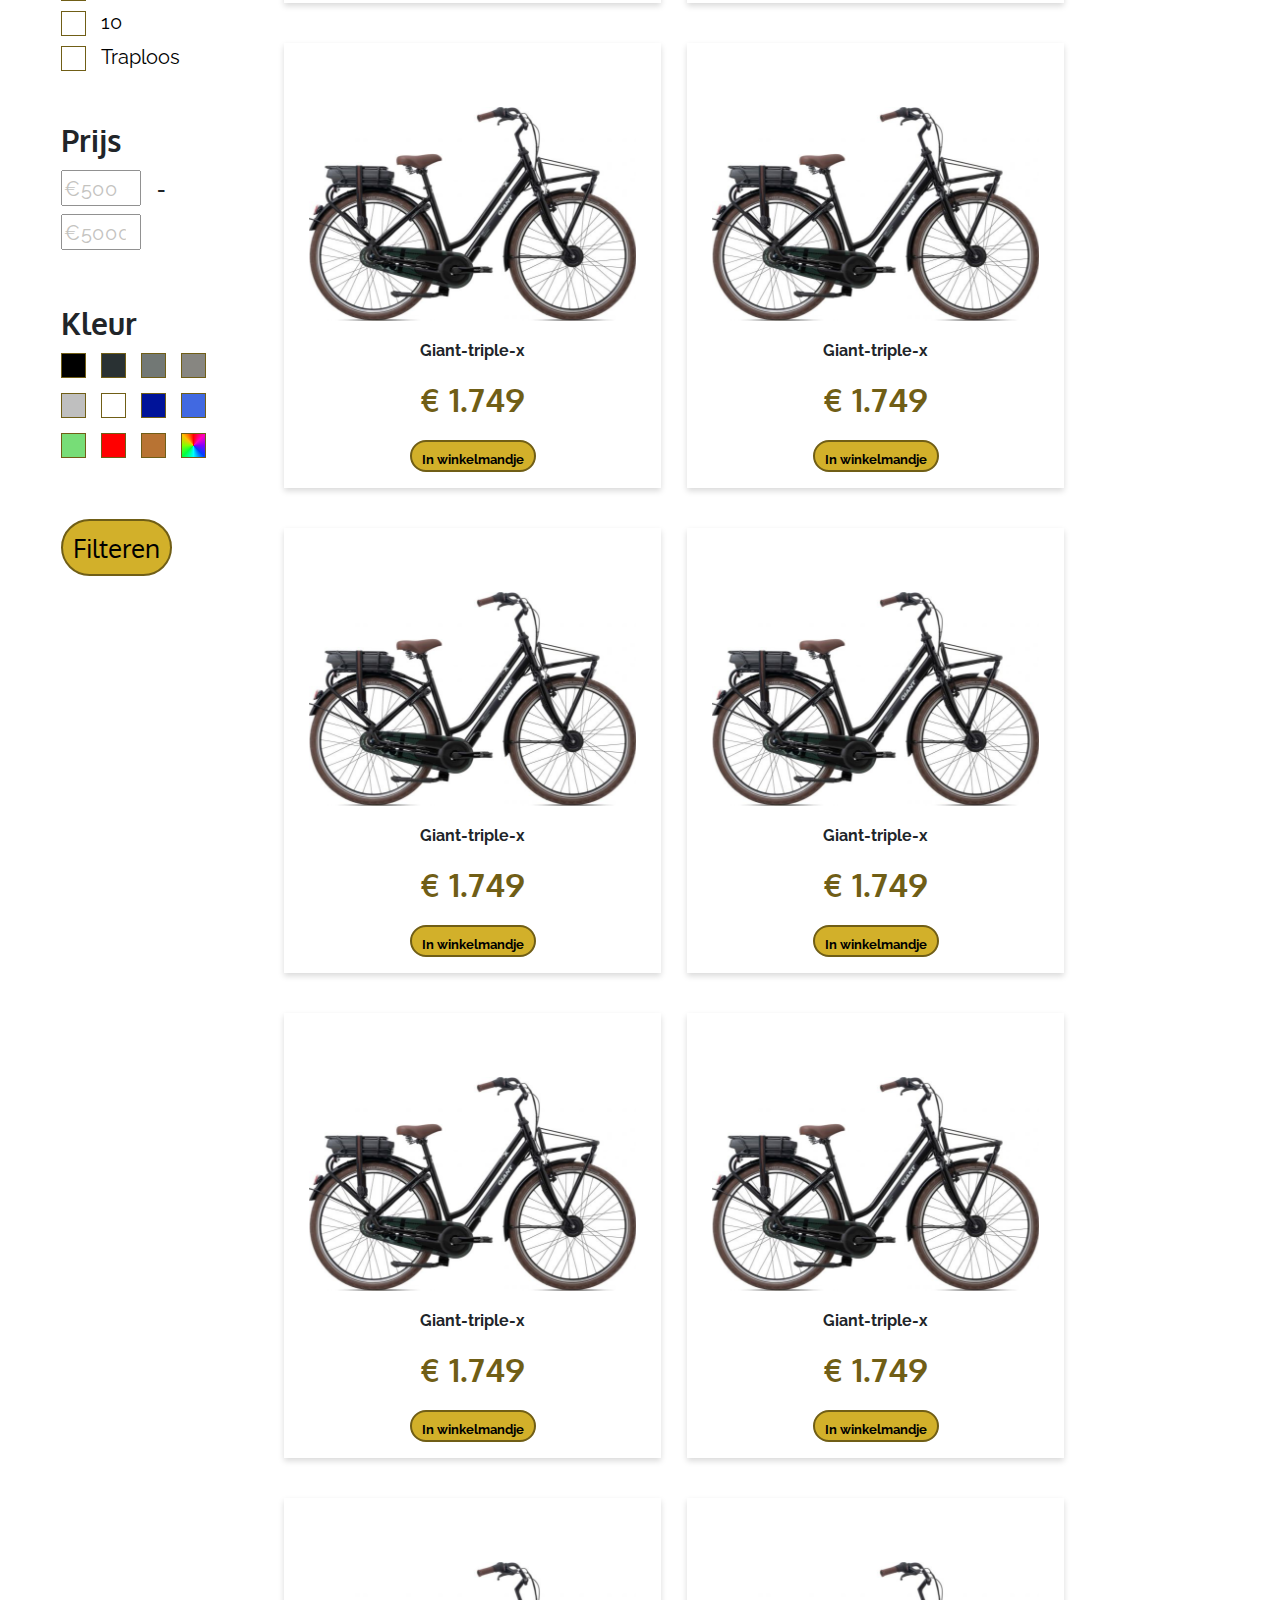
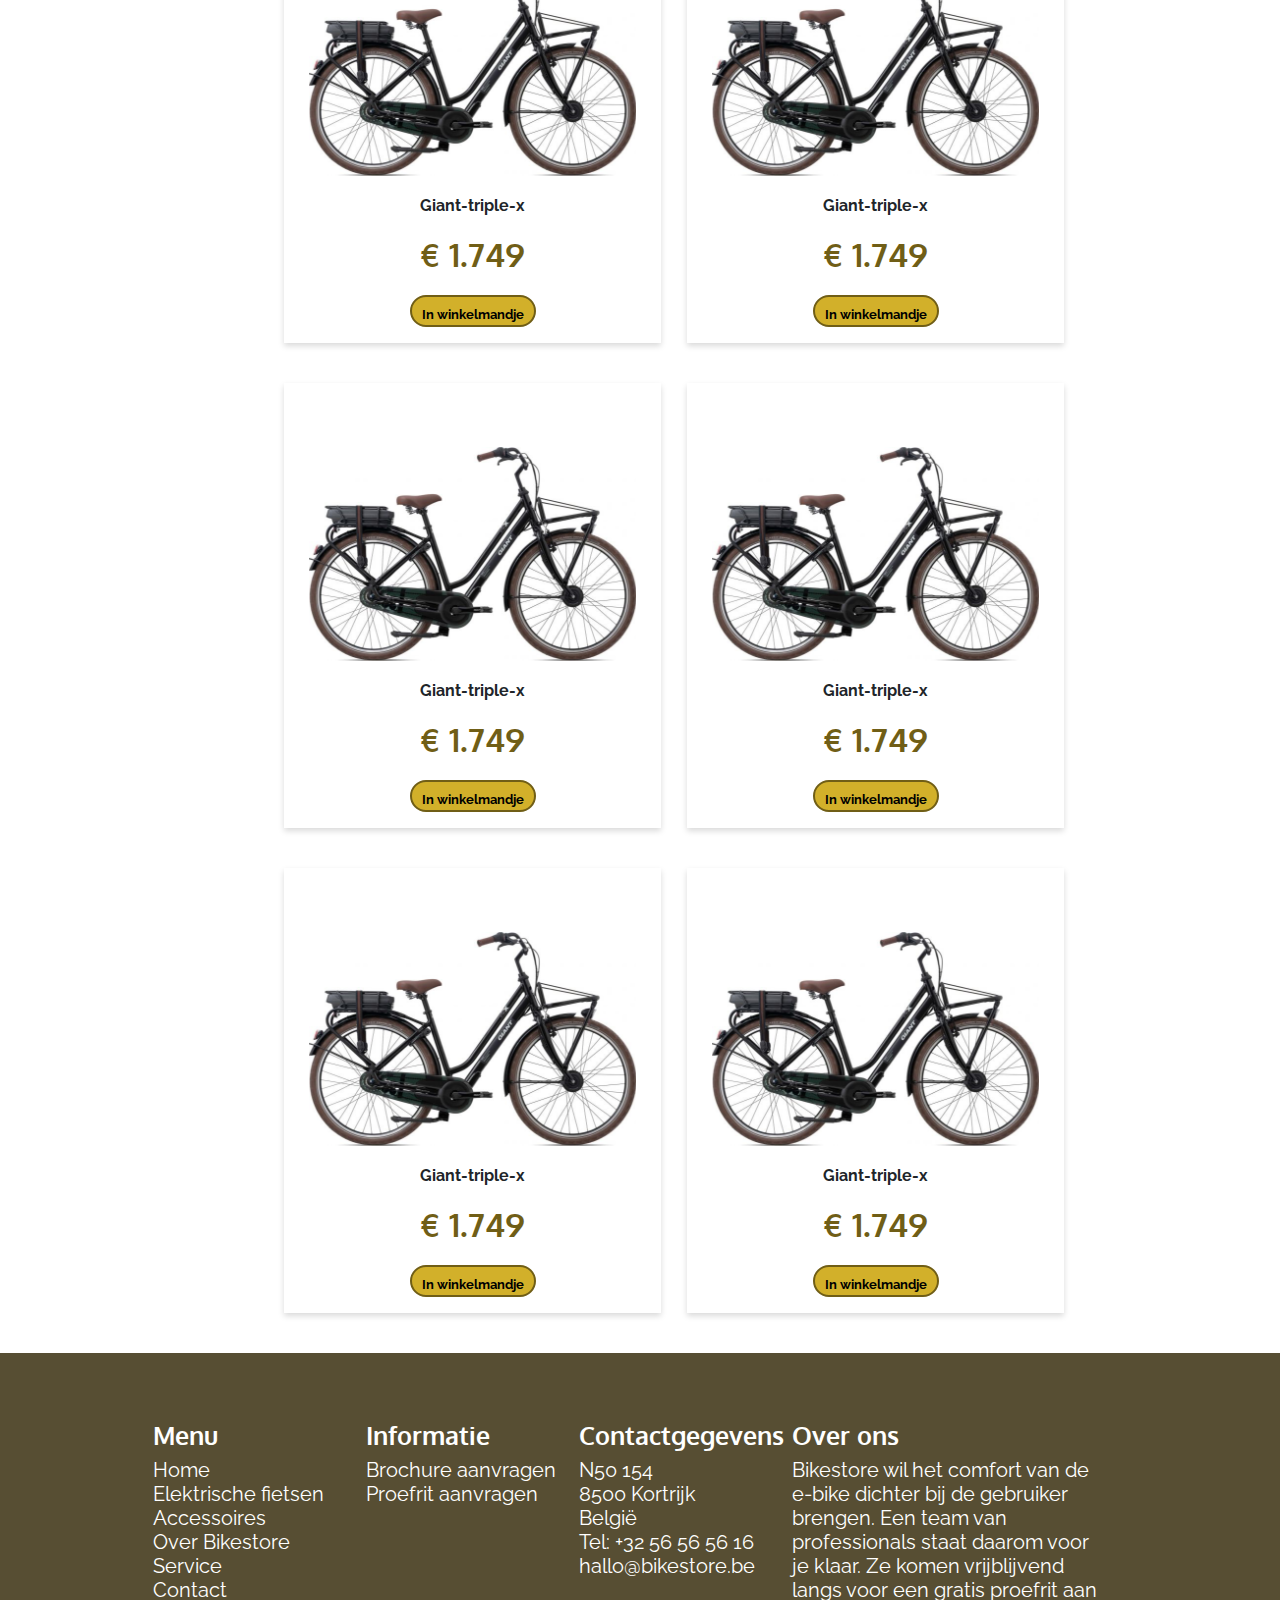
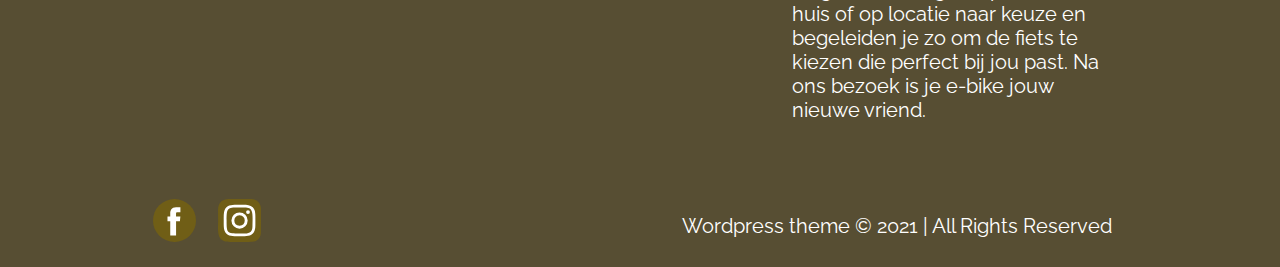
<file: webshop-fietsen.html>
<!DOCTYPE html>
<html lang="en">
  <head>
    <title>Webshop fietsen</title>
    <!-- Required meta tags -->
    <meta charset="utf-8" />
    <meta
      name="viewport"
      content="width=device-width, initial-scale=1, shrink-to-fit=no"
    />

    <!-- Bootstrap CSS -->
    <link
      rel="stylesheet"
      href="https://stackpath.bootstrapcdn.com/bootstrap/4.3.1/css/bootstrap.min.css"
      integrity="sha384-ggOyR0iXCbMQv3Xipma34MD+dH/1fQ784/j6cY/iJTQUOhcWr7x9JvoRxT2MZw1T"
      crossorigin="anonymous"
    />
    <link rel="preconnect" href="https://fonts.gstatic.com">
    <link href="https://fonts.googleapis.com/css2?family=Oxygen:wght@300;400;700&family=Raleway:ital,wght@0,100;0,200;0,300;0,400;0,500;0,600;0,700;0,800;0,900;1,100;1,200;1,300;1,400;1,500;1,600;1,700;1,800;1,900&display=swap" rel="stylesheet"> 
    <link href="./scss/screen.css" rel="stylesheet" type="text/css" />
  </head>
  <body>
    <!-- banner met tekst en button -->
    <header>
      <div class="c-bannerwebshopfietsen">
        <div class="container c-container__padding">
          <div class="row justify-content-center">
            <div class="c-bannerwebshopfietsen__content">
              <div class="c-bannerwebshopfietsen__deel1">
                <h1 class="c-bannerwebshopfietsen__hoofd--h1">
                  Ontdek ons ruime gamma aan e-bikes
                </h1>
              </div>
              <div class="c-bannerwebshopfietsen__deel2">
                <h1 class="c-bannerwebshopfietsen__h1 c-bannerwebshopfietsen__h1--onder">
                  Reserveer zeker uw gratis rit met één van onze fietsen
                </h1>
                <a href="#">
                  <button class="o-button c-bannerwebshopfietsen__button">
                  Proefrit aanvragen
                  </button>
                </a>
              </div>
            </div>
          </div>
        </div>
      </div>
    </header>
    <main class="container-fluid">
    <div class="row">
        <div class="offset-lg-2">
            <h2 class="c-webshopfietsen-titel">Elektrische fietsen</h2>
            <p class="c-webshopfietsen-resultaten"><span>65</span> resultaten</p>
        </div>
    </div>
    <div class="row justify-content-center">
        <aside class="col-lg-2">
          <form class="c-filter">
            <section class="c-filter-section">
            <h3 class="c-filter-section__titel">Merk</h3>
            <label class="c-filter-container">Brinckers
              <input type="checkbox" id="brinckers" name="brinckers" value="brinckers">
              <span class="c-filter-container__checkmark"></span>
            </label>
            <label class="c-filter-container">Cortina e-common
              <input type="checkbox" id="cortinaecommon" name="cortinaecommon" value="cortinaecommon">
              <span class="c-filter-container__checkmark"></span>
            </label>
            <label class="c-filter-container">Cube-kathmandu
              <input type="checkbox" id="cubekathmandu" name="cubekathmandu" value="cubekathmandu">
              <span class="c-filter-container__checkmark"></span>
            </label>
            <label class="c-filter-container">Giant-triple-x
              <input type="checkbox" id="gianttriplex" name="gianttriplex" value="gianttriplex">
              <span class="c-filter-container__checkmark"></span>
            </label>
            <label class="c-filter-container">Moustache
              <input type="checkbox" id="moustache" name="moustache" value="moustache">
              <span class="c-filter-container__checkmark"></span>
            </label>
          </section>
          <section class="c-filter-section">
            <h3 class="c-filter-section__titel">Frametype</h3>
            <label class="c-filter-container">Heren
              <input type="checkbox" id="heren" name="heren" value="heren">
              <span class="c-filter-container__checkmark"></span>
            </label>
            <label class="c-filter-container">Dames
              <input type="checkbox" id="dames" name="dames" value="dames">
              <span class="c-filter-container__checkmark"></span>
            </label>
          </section>
          <section class="c-filter-section">
            <h3 class="c-filter-section__titel">Accu capaciteit (Wh)</h3>
            <label class="c-filter-container">300 Wh
              <input type="checkbox" id="300" name="300" value="300">
              <span class="c-filter-container__checkmark"></span>
            </label>
            <label class="c-filter-container">400 Wh
              <input type="checkbox" id="400" name="400" value="400">
              <span class="c-filter-container__checkmark"></span>
            </label>
            <label class="c-filter-container">450 Wh
              <input type="checkbox" id="450" name="450" value="450">
              <span class="c-filter-container__checkmark"></span>
            </label>
            <label class="c-filter-container">500 Wh
              <input type="checkbox" id="500" name="500" value="500">
              <span class="c-filter-container__checkmark"></span>
            </label>
            <label class="c-filter-container">625 Wh
              <input type="checkbox" id="625" name="625" value="625">
              <span class="c-filter-container__checkmark"></span>
            </label>
          </section>
          <section class="c-filter-section">
            <h3 class="c-filter-section__titel">Aantal versnellingen</h3>
            <label class="c-filter-container">7
              <input type="checkbox" id="7" name="7" value="7">
              <span class="c-filter-container__checkmark"></span>
            </label>
            <label class="c-filter-container">10
              <input type="checkbox" id="10" name="10" value="10">
              <span class="c-filter-container__checkmark"></span>
            </label>
            <label class="c-filter-container">Traploos
              <input type="checkbox" id="traploos" name="traploos" value="traploos">
              <span class="c-filter-container__checkmark"></span>
            </label>
          </section>
          <section class="c-filter-section">
            <h3 class="c-filter-section__titel">Prijs</h3>
            <div class="c-filter-section__pricerange">
              <input type="number" id="7" name="7" placeholder="€500">
              <span>-</span>
              <input type="number" id="10" name="10" placeholder="€5000">
            </div>
          </section>
          <section class="c-filter-section">
          <h3 class="c-filter-section__titel">Kleur</h3>
          <div class="c-filter-section-flexbox">
            <label class="c-filter-section-color">
              <input type="checkbox" name="traploos" value="traploos">
              <span class="c-filter-section-color-checkbox c-filter-section-color-checkbox__black"></span>
            </label>
            <label class="c-filter-section-color">
              <input type="checkbox" name="traploos" value="traploos">
              <span class="c-filter-section-color-checkbox c-filter-section-color-checkbox__darkgreenblue"></span>
            </label>
            <label class="c-filter-section-color">
              <input type="checkbox" name="traploos" value="traploos">
              <span class="c-filter-section-color-checkbox c-filter-section-color-checkbox__greenblue"></span>
            </label>
            <label class="c-filter-section-color">
              <input type="checkbox" name="traploos" value="traploos">
              <span class="c-filter-section-color-checkbox c-filter-section-color-checkbox__gray"></span>
            </label>
            <label class="c-filter-section-color">
              <input type="checkbox" name="traploos" value="traploos">
              <span class="c-filter-section-color-checkbox c-filter-section-color-checkbox__lightgray"></span>
            </label>
            <label class="c-filter-section-color">
              <input type="checkbox" name="traploos" value="traploos">
              <span class="c-filter-section-color-checkbox c-filter-section-color-checkbox__white"></span>
            </label>
            <label class="c-filter-section-color">
              <input type="checkbox" name="traploos" value="traploos">
              <span class="c-filter-section-color-checkbox c-filter-section-color-checkbox__darkblue"></span>
            </label>
            <label class="c-filter-section-color">
              <input type="checkbox" name="traploos" value="traploos">
              <span class="c-filter-section-color-checkbox c-filter-section-color-checkbox__blue"></span>
            </label>
            <label class="c-filter-section-color">
              <input type="checkbox" name="traploos" value="traploos">
              <span class="c-filter-section-color-checkbox c-filter-section-color-checkbox__green"></span>
            </label>
            <label class="c-filter-section-color">
              <input type="checkbox" name="traploos" value="traploos">
              <span class="c-filter-section-color-checkbox c-filter-section-color-checkbox__red"></span>
            </label>
            <label class="c-filter-section-color">
              <input type="checkbox" name="traploos" value="traploos">
              <span class="c-filter-section-color-checkbox c-filter-section-color-checkbox__brown"></span>
            </label>
            <label class="c-filter-section-color">
              <input type="checkbox" name="traploos" value="traploos">
              <span class="c-filter-section-color-checkbox c-filter-section-color-checkbox__allcolors"></span>
            </label>
          </div>
          </section>
          <input type="submit" class="o-button" value="Filteren">
          </form>
        </aside>
        <div class="col-lg-9">
            <div class="c-webshopfietsen-card">
                <img class="c-webshopfietsen-card-image" src="img/fiets.png" alt="tripple-x">
                <p class="c-webshopfietsen-card-modelname">Giant-triple-x</p>
                <p class="c-webshopfietsen-card-price">€ 1.749</p>
                <a href="#">
                  <button class="o-button c-webshopfietsen-card__button">
                  In winkelmandje
                  </button>
                </a>
            </div>
            <div class="c-webshopfietsen-card">
              <img class="c-webshopfietsen-card-image" src="img/fiets.png" alt="tripple-x">
              <p class="c-webshopfietsen-card-modelname">Giant-triple-x</p>
              <p class="c-webshopfietsen-card-price">€ 1.749</p>
              <a href="#">
                <button class="o-button c-webshopfietsen-card__button">
                In winkelmandje
                </button>
              </a>
          </div>
          <div class="c-webshopfietsen-card">
            <img class="c-webshopfietsen-card-image" src="img/fiets.png" alt="tripple-x">
            <p class="c-webshopfietsen-card-modelname">Giant-triple-x</p>
            <p class="c-webshopfietsen-card-price">€ 1.749</p>
            <a href="#">
              <button class="o-button c-webshopfietsen-card__button">
              In winkelmandje
              </button>
            </a>
        </div>
        <div class="c-webshopfietsen-card">
          <img class="c-webshopfietsen-card-image" src="img/fiets.png" alt="tripple-x">
          <p class="c-webshopfietsen-card-modelname">Giant-triple-x</p>
          <p class="c-webshopfietsen-card-price">€ 1.749</p>
          <a href="#">
            <button class="o-button c-webshopfietsen-card__button">
            In winkelmandje
            </button>
          </a>
      </div>
      <div class="c-webshopfietsen-card">
        <img class="c-webshopfietsen-card-image" src="img/fiets.png" alt="tripple-x">
        <p class="c-webshopfietsen-card-modelname">Giant-triple-x</p>
        <p class="c-webshopfietsen-card-price">€ 1.749</p>
        <a href="#">
          <button class="o-button c-webshopfietsen-card__button">
          In winkelmandje
          </button>
        </a>
    </div>
    <div class="c-webshopfietsen-card">
      <img class="c-webshopfietsen-card-image" src="img/fiets.png" alt="tripple-x">
      <p class="c-webshopfietsen-card-modelname">Giant-triple-x</p>
      <p class="c-webshopfietsen-card-price">€ 1.749</p>
      <a href="#">
        <button class="o-button c-webshopfietsen-card__button">
        In winkelmandje
        </button>
      </a>
  </div>
  <div class="c-webshopfietsen-card">
    <img class="c-webshopfietsen-card-image" src="img/fiets.png" alt="tripple-x">
    <p class="c-webshopfietsen-card-modelname">Giant-triple-x</p>
    <p class="c-webshopfietsen-card-price">€ 1.749</p>
    <a href="#">
      <button class="o-button c-webshopfietsen-card__button">
      In winkelmandje
      </button>
    </a>
</div>
<div class="c-webshopfietsen-card">
  <img class="c-webshopfietsen-card-image" src="img/fiets.png" alt="tripple-x">
  <p class="c-webshopfietsen-card-modelname">Giant-triple-x</p>
  <p class="c-webshopfietsen-card-price">€ 1.749</p>
  <a href="#">
    <button class="o-button c-webshopfietsen-card__button">
    In winkelmandje
    </button>
  </a>
</div>
<div class="c-webshopfietsen-card">
  <img class="c-webshopfietsen-card-image" src="img/fiets.png" alt="tripple-x">
  <p class="c-webshopfietsen-card-modelname">Giant-triple-x</p>
  <p class="c-webshopfietsen-card-price">€ 1.749</p>
  <a href="#">
    <button class="o-button c-webshopfietsen-card__button">
    In winkelmandje
    </button>
  </a>
</div>
<div class="c-webshopfietsen-card">
  <img class="c-webshopfietsen-card-image" src="img/fiets.png" alt="tripple-x">
  <p class="c-webshopfietsen-card-modelname">Giant-triple-x</p>
  <p class="c-webshopfietsen-card-price">€ 1.749</p>
  <a href="#">
    <button class="o-button c-webshopfietsen-card__button">
    In winkelmandje
    </button>
  </a>
</div>
<div class="c-webshopfietsen-card">
  <img class="c-webshopfietsen-card-image" src="img/fiets.png" alt="tripple-x">
  <p class="c-webshopfietsen-card-modelname">Giant-triple-x</p>
  <p class="c-webshopfietsen-card-price">€ 1.749</p>
  <a href="#">
    <button class="o-button c-webshopfietsen-card__button">
    In winkelmandje
    </button>
  </a>
</div>
<div class="c-webshopfietsen-card">
  <img class="c-webshopfietsen-card-image" src="img/fiets.png" alt="tripple-x">
  <p class="c-webshopfietsen-card-modelname">Giant-triple-x</p>
  <p class="c-webshopfietsen-card-price">€ 1.749</p>
  <a href="#">
    <button class="o-button c-webshopfietsen-card__button">
    In winkelmandje
    </button>
  </a>
</div>
<div class="c-webshopfietsen-card">
  <img class="c-webshopfietsen-card-image" src="img/fiets.png" alt="tripple-x">
  <p class="c-webshopfietsen-card-modelname">Giant-triple-x</p>
  <p class="c-webshopfietsen-card-price">€ 1.749</p>
  <a href="#">
    <button class="o-button c-webshopfietsen-card__button">
    In winkelmandje
    </button>
  </a>
</div>
<div class="c-webshopfietsen-card">
  <img class="c-webshopfietsen-card-image" src="img/fiets.png" alt="tripple-x">
  <p class="c-webshopfietsen-card-modelname">Giant-triple-x</p>
  <p class="c-webshopfietsen-card-price">€ 1.749</p>
  <a href="#">
    <button class="o-button c-webshopfietsen-card__button">
    In winkelmandje
    </button>
  </a>
</div>
<div class="c-webshopfietsen-card">
  <img class="c-webshopfietsen-card-image" src="img/fiets.png" alt="tripple-x">
  <p class="c-webshopfietsen-card-modelname">Giant-triple-x</p>
  <p class="c-webshopfietsen-card-price">€ 1.749</p>
  <a href="#">
    <button class="o-button c-webshopfietsen-card__button">
    In winkelmandje
    </button>
  </a>
</div>
<div class="c-webshopfietsen-card">
  <img class="c-webshopfietsen-card-image" src="img/fiets.png" alt="tripple-x">
  <p class="c-webshopfietsen-card-modelname">Giant-triple-x</p>
  <p class="c-webshopfietsen-card-price">€ 1.749</p>
  <a href="#">
    <button class="o-button c-webshopfietsen-card__button">
    In winkelmandje
    </button>
  </a>
</div>
        </div>
    </div>
    </main>
    <footer class="c-footer">
      <div class="c-footer__row1 row justify-content-center">
        <div
          class="c-footer__menu col-2 col-xl-2 col-lg-5 col-md-5 col-sm-10 col-xs-10"
        >
          <h1 class="c-footer__title">Menu</h1>
          <ul class="c-footer__menu-list">
            <li class="c-footer__menu-item">Home</li>
            <li class="c-footer__menu-item">Elektrische fietsen</li>
            <li class="c-footer__menu-item">Accessoires</li>
            <li class="c-footer__menu-item">Over Bikestore</li>
            <li class="c-footer__menu-item">Service</li>
            <li class="c-footer__menu-item">Contact</li>
          </ul>
        </div>

        <div
          class="c-footer__informatie col-2 col-xl-2 col-lg-5 col-md-5 col-sm-10 col-xs-10"
        >
          <h1 class="c-footer__title">Informatie</h1>
          <div class="c-footer__informatie-links">
            <a class="c-footer__informatie-link" href=""> Brochure aanvragen</a>
            <a class="c-footer__informatie-link" href=""> Proefrit aanvragen</a>
          </div>
        </div>
        <div
          class="c-footer__contact col-2 col-xl-2 col-lg-5 col-md-5 col-sm-10 col-xs-10"
        >
          <h1 class="c-footer__title">Contactgegevens</h1>
          <div class="c-footer__contact-adres">
            <p>N50 154</p>
            <p>8500 Kortrijk</p>
            <p>België</p>
          </div>
          <div class="c-footer__contact-gegevens">
            <p>Tel: +32 56 56 56 16</p>
            <p>hallo@bikestore.be</p>
          </div>
        </div>

        <div
          class="c-footer__overons col-3 col-xl-3 col-lg-5 col-md-5 col-sm-10 col-xs-10"
        >
          <h1 class="c-footer__title">Over ons</h1>
          <p>
            Bikestore wil het comfort van de e-bike dichter bij de gebruiker
            brengen. Een team van professionals staat daarom voor je klaar. Ze
            komen vrijblijvend langs voor een gratis proefrit aan huis of op
            locatie naar keuze en begeleiden je zo om de fiets te kiezen die
            perfect bij jou past. Na ons bezoek is je e-bike jouw nieuwe vriend.
          </p>
        </div>
      </div>
      <div class="c-footer__row2 row">
        <div class="c-footer__icon col-3 col-xs-2">
          <img
            class="c-footer__icon-facebook"
            src="icons/facebook_design.svg"
            alt="Facebook"
          />
          <img
            class="c-footer__icon-instagram"
            src="icons/instagram_design.svg"
            alt="Instagram"
          />
        </div>
        <div class="c-footer__copyright col-6">
          <p class="c-footer__copyright-text">
            Wordpress theme &copy; 2021 | All Rights Reserved
          </p>
        </div>
      </div>
    </footer>

    <!-- Optional JavaScript -->
    <!-- jQuery first, then Popper.js, then Bootstrap JS -->
    <script
      src="https://code.jquery.com/jquery-3.3.1.slim.min.js"
      integrity="sha384-q8i/X+965DzO0rT7abK41JStQIAqVgRVzpbzo5smXKp4YfRvH+8abtTE1Pi6jizo"
      crossorigin="anonymous"
    ></script>
    <script
      src="https://cdnjs.cloudflare.com/ajax/libs/popper.js/1.14.7/umd/popper.min.js"
      integrity="sha384-UO2eT0CpHqdSJQ6hJty5KVphtPhzWj9WO1clHTMGa3JDZwrnQq4sF86dIHNDz0W1"
      crossorigin="anonymous"
    ></script>
    <script
      src="https://stackpath.bootstrapcdn.com/bootstrap/4.3.1/js/bootstrap.min.js"
      integrity="sha384-JjSmVgyd0p3pXB1rRibZUAYoIIy6OrQ6VrjIEaFf/nJGzIxFDsf4x0xIM+B07jRM"
      crossorigin="anonymous"
    ></script>
  </body>
</html>
</file>
